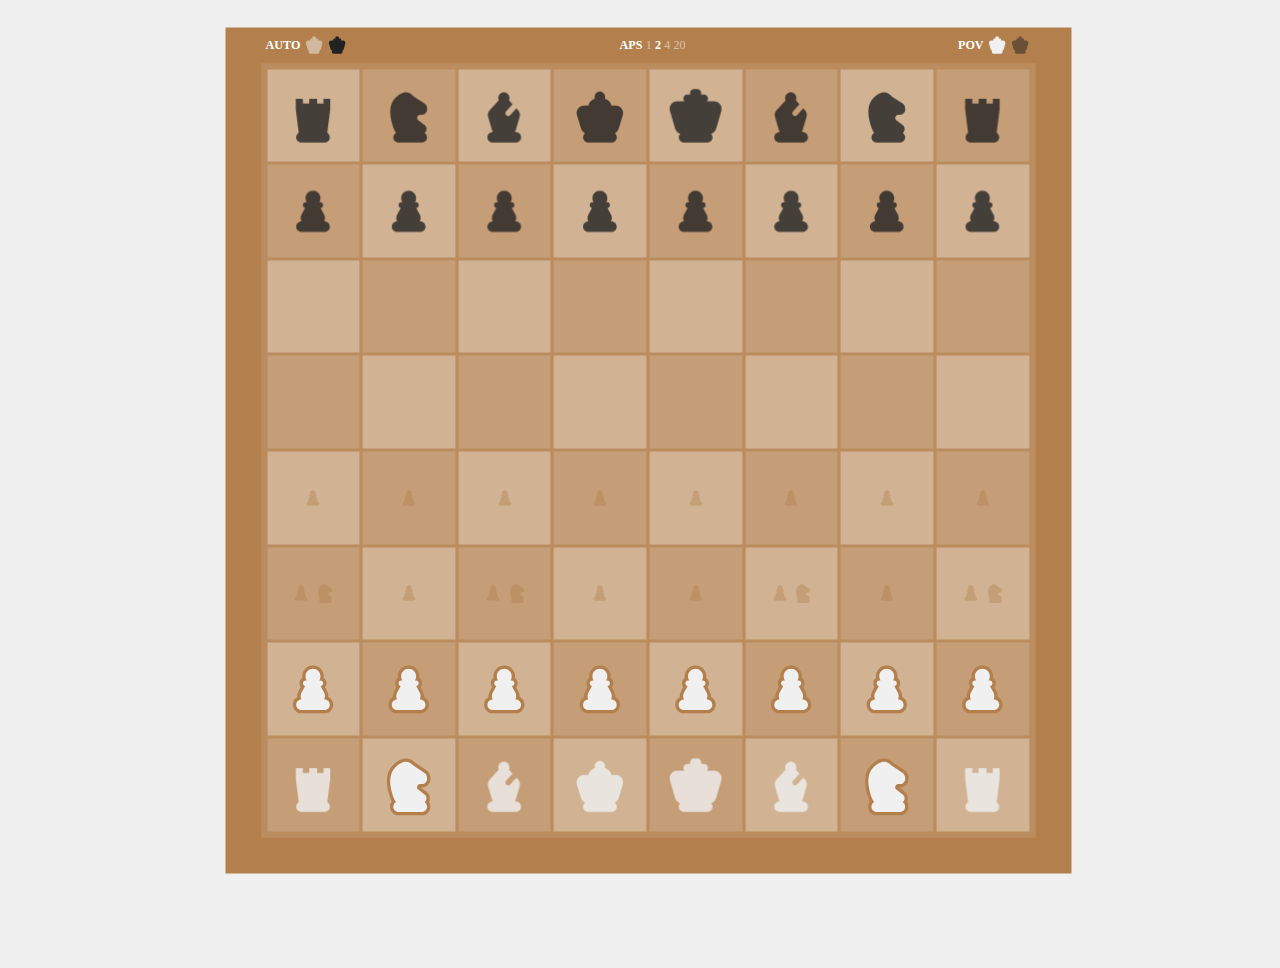
<file: Game/ChessAI/index.html>
<!DOCTYPE html>
<html lang="fr" >
<head>
  <meta charset="UTF-8">
  <title>ChessAI</title>
  <meta name="viewport" content="width=device-width, initial-scale=1"><link rel="stylesheet" href="https://public.codepenassets.com/css/normalize-5.0.0.min.css">
<link rel="stylesheet" href="./style.css">

</head>
<body>
<!-- partial:index.partial.html -->
<section id="view">
  <aside>
    <div>
      <h3 title="Autoplay">Auto</h3>
      <label for="white-random"><input type="checkbox" id="white-random" /><svg width="170" height="170" viewBox="0 0 170 170" fill="none" xmlns="http://www.w3.org/2000/svg" class="white"><use href="#king" /></svg></label>
      <label for="black-random"><input type="checkbox" id="black-random" checked /><svg width="170" height="170" viewBox="0 0 170 170" fill="none" xmlns="http://www.w3.org/2000/svg" class="black"><use href="#king" /></svg></label>
    </div>
    <div>
      <h3 title="Actions per Second">APS</h3>
      <label for="speed-slow"><input type="radio" name="speed" id="speed-slow" /><span>1</span></label>
      <label for="speed-medium"><input type="radio" name="speed" id="speed-medium" checked /><span>2</span></label>
      <label for="speed-fast"><input type="radio" name="speed" id="speed-fast" /><span>4</span></label>
      <label for="speed-asap"><input type="radio" name="speed" id="speed-asap" /><span>20</span></label>
    </div>
    <div>
      <h3 title="Point of View">POV</h3>
      <label for="white-perspective"><input type="radio" name="perspective" id="white-perspective" checked /><svg width="170" height="170" viewBox="0 0 170 170" fill="none" xmlns="http://www.w3.org/2000/svg" class="white"><use href="#king" /></svg></label>
      <label for="black-perspective"><input type="radio" name="perspective" id="black-perspective" /><svg width="170" height="170" viewBox="0 0 170 170" fill="none" xmlns="http://www.w3.org/2000/svg" class="black"><use href="#king" /></svg></label>
    </div>
  </aside>
  <div id="board"></div>
</section>

<svg aria-hidden style="display: none;" width="170" height="170" viewBox="0 0 170 170" fill="none" xmlns="http://www.w3.org/2000/svg">
  <g id="pawn">
    <path fill="var(--stroke)" d="M63.9596 75.8417L71.9157 80.049C73.2376 77.5492 73.3078 74.5734 72.1052 72.0141C70.9025 69.4547 68.5669 67.6094 65.7987 67.0316L63.9596 75.8417ZM53.8303 94.9961L61.7863 99.2034L61.7864 99.2034L53.8303 94.9961ZM53.2512 96.2739L44.7646 93.2777L44.7646 93.2777L53.2512 96.2739ZM54.1798 112V121C57.4071 121 60.3874 119.272 61.9907 116.471C63.5939 113.67 63.5747 110.225 61.9403 107.442L54.1798 112ZM114.82 112L107.06 107.442C105.425 110.225 105.406 113.67 107.009 116.471C108.613 119.272 111.593 121 114.82 121V112ZM115.749 96.2739L124.235 93.2776L124.235 93.2776L115.749 96.2739ZM115.17 94.9961L107.214 99.2034L107.214 99.2034L115.17 94.9961ZM105.111 75.9755L104.388 67.0046C101.37 67.2479 98.6777 68.9917 97.2213 71.6453C95.7649 74.2989 95.74 77.5069 97.1551 80.1828L105.111 75.9755ZM101.706 61L94.1937 56.0436C92.3701 58.8076 92.2116 62.3498 93.7811 65.2657C95.3506 68.1816 98.3945 70 101.706 70V61ZM68.294 61V70C71.6055 70 74.6494 68.1816 76.2189 65.2657C77.7884 62.3498 77.6299 58.8076 75.8063 56.0436L68.294 61ZM56.0036 71.6343L45.8743 90.7887L61.7864 99.2034L71.9157 80.049L56.0036 71.6343ZM45.8743 90.7887C45.5683 91.3674 45.1338 92.2321 44.7646 93.2777L61.7378 99.2702C61.7062 99.3598 61.685 99.4043 61.691 99.3911C61.6938 99.3851 61.7021 99.3674 61.718 99.3356C61.7341 99.3035 61.756 99.2608 61.7863 99.2034L45.8743 90.7887ZM44.7646 93.2777C43.8488 95.8717 40.5174 106.509 46.4192 116.558L61.9403 107.442C61.2075 106.194 60.9315 104.686 61.0138 103C61.0971 101.296 61.5308 99.8565 61.7378 99.2702L44.7646 93.2777ZM54.1798 103H54V121H54.1798V103ZM54 103C41.2975 103 31 113.297 31 126H49C49 123.239 51.2386 121 54 121V103ZM31 126C31 138.703 41.2974 149 54 149V131C51.2386 131 49 128.761 49 126H31ZM54 149H116V131H54V149ZM116 149C128.703 149 139 138.703 139 126H121C121 128.761 118.761 131 116 131V149ZM139 126C139 113.297 128.703 103 116 103V121C118.761 121 121 123.239 121 126H139ZM116 103H114.82V121H116V103ZM122.581 116.558C128.483 106.509 125.151 95.8716 124.235 93.2776L107.262 99.2702C107.469 99.8565 107.903 101.296 107.986 103C108.069 104.686 107.793 106.194 107.06 107.442L122.581 116.558ZM124.235 93.2776C123.866 92.2321 123.432 91.3674 123.126 90.7887L107.214 99.2034C107.244 99.2608 107.266 99.3035 107.282 99.3356C107.298 99.3674 107.306 99.3851 107.309 99.3912C107.315 99.4043 107.294 99.3598 107.262 99.2702L124.235 93.2776ZM123.126 90.7888L113.067 71.7681L97.1551 80.1828L107.214 99.2034L123.126 90.7888ZM103 68.5C103 67.7083 103.607 67.0675 104.388 67.0046L105.835 84.9463C114.328 84.2614 121 77.1644 121 68.5H103ZM104.5 70C103.672 70 103 69.3284 103 68.5H121C121 59.3873 113.613 52 104.5 52V70ZM101.706 70H104.5V52H101.706V70ZM109.218 65.9564C112.241 61.375 114 55.8793 114 50H96C96 52.248 95.3352 54.3134 94.1937 56.0436L109.218 65.9564ZM114 50C114 33.9837 101.016 21 85 21V39C91.0751 39 96 43.9249 96 50H114ZM85 21C68.9837 21 56 33.9837 56 50H74C74 43.9249 78.9249 39 85 39V21ZM56 50C56 55.8793 57.7591 61.375 60.7818 65.9564L75.8063 56.0436C74.6648 54.3134 74 52.248 74 50H56ZM65.5 70H68.294V52H65.5V70ZM67 68.5C67 69.3284 66.3284 70 65.5 70V52C56.3873 52 49 59.3873 49 68.5H67ZM65.7987 67.0316C66.4826 67.1743 67 67.7665 67 68.5H49C49 76.4618 54.6302 83.0882 62.1205 84.6518L65.7987 67.0316Z" />
    <path fill-rule="evenodd" clip-rule="evenodd" d="M63.9596 75.8417L53.8303 94.9961C53.6109 95.4111 53.4075 95.8312 53.2512 96.2739C52.4848 98.4448 50.4371 105.627 54.1798 112H54C46.268 112 40 118.268 40 126C40 133.732 46.268 140 54 140H116C123.732 140 130 133.732 130 126C130 118.268 123.732 112 116 112H114.82C118.563 105.627 116.515 98.4447 115.749 96.2739C115.592 95.8312 115.389 95.4111 115.17 94.9961L105.111 75.9755C108.967 75.6645 112 72.4364 112 68.5C112 64.3579 108.642 61 104.5 61H101.706C103.788 57.8442 105 54.0636 105 50C105 38.9543 96.0457 30 85 30C73.9543 30 65 38.9543 65 50C65 54.0636 66.2119 57.8442 68.294 61H65.5C61.3579 61 58 64.3579 58 68.5C58 72.1142 60.5564 75.1312 63.9596 75.8417Z" />
  </g>

  <g id="rook">
    <path fill="var(--stroke)" d="M96 40H105C105 35.0294 100.971 31 96 31V40ZM75 40V31C70.0294 31 66 35.0294 66 40H75ZM75 53L75 62C77.3869 62 79.6761 61.0518 81.364 59.364C83.0518 57.6761 84 55.387 84 53H75ZM58 53H49C49 57.9706 53.0294 62 58 62L58 53ZM58 40H67C67 35.0294 62.9706 31 58 31V40ZM39 40V31C34.0294 31 30 35.0294 30 40H39ZM39 69H30C30 69.379 30.0239 69.7577 30.0717 70.1337L39 69ZM46.8667 130.951L51.4589 138.691C54.5432 136.861 56.2467 133.375 55.795 129.817L46.8667 130.951ZM123.133 130.951L114.205 129.817C113.753 133.375 115.457 136.861 118.541 138.691L123.133 130.951ZM131 69L139.928 70.1338C139.976 69.7577 140 69.3791 140 69L131 69ZM131 40H140C140 35.0294 135.971 31 131 31V40ZM113 40V31C108.029 31 104 35.0294 104 40H113ZM113 53L113 62C115.387 62 117.676 61.0518 119.364 59.364C121.052 57.6761 122 55.387 122 53H113ZM96 53H87C87 57.9706 91.0294 62 96 62L96 53ZM96 31H75V49H96V31ZM66 40V53H84V40H66ZM75 44L58 44L58 62L75 62L75 44ZM67 53V40H49V53H67ZM58 31H39V49H58V31ZM30 40V69H48V40H30ZM30.0717 70.1337L37.9384 132.085L55.795 129.817L47.9283 67.8663L30.0717 70.1337ZM42.2745 123.211C35.5441 127.204 30.9998 134.566 30.9998 143H48.9998C48.9998 141.18 49.9671 139.576 51.4589 138.691L42.2745 123.211ZM30.9998 143C30.9998 155.703 41.2973 166 53.9998 166V148C51.2384 148 48.9998 145.761 48.9998 143H30.9998ZM53.9998 166H116V148H53.9998V166ZM116 166C128.702 166 139 155.703 139 143H121C121 145.761 118.761 148 116 148V166ZM139 143C139 134.567 134.456 127.204 127.725 123.211L118.541 138.691C120.033 139.576 121 141.18 121 143H139ZM132.061 132.085L139.928 70.1338L122.072 67.8662L114.205 129.817L132.061 132.085ZM140 69V40H122V69H140ZM131 31H113V49H131V31ZM104 40V53H122V40H104ZM113 44L96 44L96 62L113 62L113 44ZM105 53V40H87V53H105Z" />
    <path fill-rule="evenodd" clip-rule="evenodd" d="M96 40H75V53L58 53V40H39V69L46.8667 130.951C42.7556 133.39 39.9998 137.873 39.9998 143C39.9998 150.732 46.2678 157 53.9998 157H116C123.732 157 130 150.732 130 143C130 137.873 127.244 133.39 123.133 130.951L131 69V40H113V53L96 53V40Z" />
  </g>

  
  <g id="knight">
    <path fill="var(--stroke)" d="M49.1052 38.3193L55.4587 44.6937L55.4587 44.6937L49.1052 38.3193ZM94.2401 29.9368L87.874 36.2986L87.8741 36.2987L94.2401 29.9368ZM47.3161 124.557L55.6423 121.14L55.6423 121.14L47.3161 124.557ZM51.766 130.503L55.8329 138.532C58.5612 137.15 60.401 134.477 60.7176 131.435C61.0343 128.393 59.7845 125.399 57.3994 123.484L51.766 130.503ZM127.628 131.204L122.091 124.109C119.79 125.905 118.502 128.705 118.637 131.621C118.773 134.537 120.314 137.207 122.772 138.782L127.628 131.204ZM132.387 123.702L141.165 125.687L141.165 125.687L132.387 123.702ZM127.584 110.339L133.091 103.22L133.091 103.22L127.584 110.339ZM110.576 97.1821L105.069 104.301L105.069 104.301L110.576 97.1821ZM126.76 52.2539L121.858 59.802L121.858 59.802L126.76 52.2539ZM99.5001 34.552L104.402 27.0039L104.402 27.0039L99.5001 34.552ZM94.4956 30.1927L100.866 23.8348L100.866 23.8347L94.4956 30.1927ZM55.4587 44.6937C66.4763 33.7121 74.1214 31.8771 78.4041 32.0063C82.8219 32.1396 86.0037 34.427 87.874 36.2986L100.606 23.575C96.9524 19.9187 89.6658 14.3378 78.9468 14.0145C68.0925 13.6871 55.9323 18.8073 42.7516 31.9449L55.4587 44.6937ZM55.6423 121.14C51.8581 111.919 46.772 97.1895 45.3694 82.2455C43.9517 67.1402 46.4349 53.688 55.4587 44.6937L42.7516 31.9449C28.1598 46.4892 25.8204 66.5842 27.4482 83.9274C29.091 101.432 34.9182 118.052 38.99 127.974L55.6423 121.14ZM57.3994 123.484C56.6293 122.866 56.029 122.082 55.6423 121.14L38.99 127.974C40.5712 131.827 43.0657 135.061 46.1326 137.522L57.3994 123.484ZM53.0838 143C53.0838 141.063 54.183 139.368 55.8329 138.532L47.699 122.475C40.2331 126.256 35.0838 134.019 35.0838 143H53.0838ZM58.0838 148C55.3224 148 53.0838 145.761 53.0838 143H35.0838C35.0838 155.703 45.3812 166 58.0838 166V148ZM120.084 148H58.0838V166H120.084V148ZM125.084 143C125.084 145.761 122.845 148 120.084 148V166C132.786 166 143.084 155.703 143.084 143H125.084ZM122.772 138.782C124.181 139.685 125.084 141.24 125.084 143H143.084C143.084 134.852 138.84 127.7 132.484 123.627L122.772 138.782ZM123.608 121.717C123.387 122.695 122.843 123.522 122.091 124.109L133.165 138.3C137.095 135.233 140 130.837 141.165 125.687L123.608 121.717ZM122.077 117.458C123.372 118.459 123.969 120.121 123.608 121.717L141.165 125.687C143.069 117.265 139.92 108.503 133.091 103.22L122.077 117.458ZM105.069 104.301L122.077 117.458L133.091 103.22L116.083 90.0634L105.069 104.301ZM98.3876 90.6851C98.3876 96.0131 100.855 101.041 105.069 104.301L116.083 90.0634C116.275 90.2123 116.388 90.4418 116.388 90.6851H98.3876ZM115.602 73.471C106.095 73.471 98.3876 81.178 98.3876 90.6851H116.388C116.388 91.1191 116.036 91.471 115.602 91.471V73.471ZM120.815 73.471H115.602V91.471H120.815V73.471ZM125.243 69.0432C125.243 71.4886 123.261 73.471 120.815 73.471V91.471C133.202 91.471 143.243 81.4297 143.243 69.0432H125.243ZM125.243 66.0369V69.0432H143.243V66.0369H125.243ZM121.858 59.802C123.969 61.1731 125.243 63.5195 125.243 66.0369H143.243C143.243 57.4241 138.885 49.3965 131.661 44.7058L121.858 59.802ZM94.5985 42.1001L121.858 59.802L131.661 44.7058L104.402 27.0039L94.5985 42.1001ZM88.1255 36.5506C89.5726 38.0004 91.8096 40.2891 94.5985 42.1001L104.402 27.0039C103.476 26.4028 102.551 25.5233 100.866 23.8348L88.1255 36.5506ZM87.8741 36.2987C87.9569 36.3816 88.04 36.4649 88.1256 36.5506L100.866 23.8347C100.781 23.7498 100.694 23.6625 100.606 23.5749L87.8741 36.2987Z" />
    <path fill-rule="evenodd" clip-rule="evenodd" d="M94.2401 29.9368C88.716 24.409 73.3034 14.2001 49.1052 38.3193C25.4895 61.8579 39.4602 105.414 47.3161 124.557C48.3001 126.955 49.8475 128.963 51.766 130.503C47.208 132.812 44.0838 137.541 44.0838 143C44.0838 150.732 50.3518 157 58.0838 157H120.084C127.816 157 134.084 150.732 134.084 143C134.084 138.046 131.511 133.693 127.628 131.204C129.969 129.378 131.694 126.766 132.387 123.702C133.519 118.693 131.646 113.481 127.584 110.339L110.576 97.1821C108.565 95.6265 107.388 93.2275 107.388 90.6851C107.388 86.1486 111.065 82.471 115.602 82.471H120.815C128.231 82.471 134.243 76.4592 134.243 69.0432V66.0369C134.243 60.4718 131.427 55.2848 126.76 52.2539L99.5001 34.552C97.6428 33.3459 96.0618 31.7619 94.4956 30.1927C94.4104 30.1073 94.3252 30.022 94.2401 29.9368Z" />
  </g>
  
  <g id="bishop">
    <path fill="var(--stroke)" d="M97.7142 44.0856L89.4897 40.4306L87.1055 45.7955L91.0547 50.1396L97.7142 44.0856ZM107.204 54.5248L113.843 60.6014L119.386 54.5454L113.864 48.4708L107.204 54.5248ZM90.0638 73.2519L96.7027 79.3284L96.7027 79.3284L90.0638 73.2519ZM90.5325 83.8481L84.4559 90.4871L84.4559 90.4871L90.5325 83.8481ZM101.129 83.3795L107.768 89.456L107.768 89.456L101.129 83.3795ZM117.337 65.6709L123.997 59.6168L117.36 52.3162L110.698 59.5943L117.337 65.6709ZM122.204 71.0243L115.544 77.0783L115.544 77.0783L122.204 71.0243ZM126.158 88.1953L134.795 90.7267L134.795 90.7267L126.158 88.1953ZM115.792 123.563L107.155 121.031L107.155 121.031L115.792 123.563ZM113.283 128.798L105.902 123.648L96.0296 137.798H113.283V128.798ZM54.7167 128.798V137.798H71.9704L62.0977 123.648L54.7167 128.798ZM52.2081 123.563L60.8447 121.031L60.8447 121.031L52.2081 123.563ZM41.8417 88.1953L33.2051 90.7267L33.2051 90.7267L41.8417 88.1953ZM45.7961 71.0243L52.4556 77.0783L52.4556 77.0783L45.7961 71.0243ZM70.2858 44.0856L76.9453 50.1396L80.8945 45.7955L78.5103 40.4306L70.2858 44.0856ZM105.939 47.7406C107.267 44.7523 108 41.4498 108 38H90C90 38.8832 89.8148 39.6991 89.4897 40.4306L105.939 47.7406ZM113.864 48.4708L104.374 38.0315L91.0547 50.1396L100.545 60.5789L113.864 48.4708ZM96.7027 79.3284L113.843 60.6014L100.565 48.4483L83.4248 67.1754L96.7027 79.3284ZM96.609 77.2092C97.2201 77.7685 97.2621 78.7173 96.7027 79.3284L83.4248 67.1754C77.2722 73.8975 77.7338 84.3345 84.4559 90.4871L96.609 77.2092ZM94.4898 77.3029C95.0491 76.6918 95.9979 76.6499 96.609 77.2092L84.4559 90.4871C91.178 96.6397 101.615 96.1781 107.768 89.456L94.4898 77.3029ZM110.698 59.5943L94.4898 77.3029L107.768 89.456L123.976 71.7474L110.698 59.5943ZM128.863 64.9702L123.997 59.6168L110.678 71.7249L115.544 77.0783L128.863 64.9702ZM134.795 90.7267C137.442 81.6942 135.195 71.9349 128.863 64.9702L115.544 77.0783C117.655 79.3999 118.404 82.653 117.522 85.6638L134.795 90.7267ZM124.429 126.094L134.795 90.7267L117.522 85.6638L107.155 121.031L124.429 126.094ZM120.664 133.948C122.307 131.594 123.591 128.951 124.429 126.094L107.155 121.031C106.874 121.992 106.446 122.869 105.902 123.648L120.664 133.948ZM116 119.798H113.283V137.798H116V119.798ZM139 142.798C139 130.096 128.703 119.798 116 119.798V137.798C118.761 137.798 121 140.037 121 142.798H139ZM116 165.798C128.703 165.798 139 155.501 139 142.798H121C121 145.56 118.761 147.798 116 147.798V165.798ZM54 165.798H116V147.798H54V165.798ZM31 142.798C31 155.501 41.2974 165.798 54 165.798V147.798C51.2386 147.798 49 145.56 49 142.798H31ZM54 119.798C41.2975 119.798 31 130.096 31 142.798H49C49 140.037 51.2386 137.798 54 137.798V119.798ZM54.7167 119.798H54V137.798H54.7167V119.798ZM43.5714 126.094C44.4088 128.951 45.6929 131.594 47.3357 133.948L62.0977 123.648C61.5539 122.869 61.1262 121.992 60.8447 121.031L43.5714 126.094ZM33.2051 90.7267L43.5714 126.094L60.8447 121.031L50.4784 85.6638L33.2051 90.7267ZM39.1366 64.9702C32.8051 71.9349 30.5576 81.6942 33.2051 90.7267L50.4784 85.6638C49.5959 82.653 50.3451 79.3999 52.4556 77.0783L39.1366 64.9702ZM63.6264 38.0315L39.1366 64.9702L52.4556 77.0783L76.9453 50.1396L63.6264 38.0315ZM60 38C60 41.4498 60.7334 44.7523 62.0614 47.7406L78.5103 40.4306C78.1852 39.6991 78 38.8832 78 38H60ZM84 14C70.7452 14 60 24.7452 60 38H78C78 34.6863 80.6863 32 84 32V14ZM108 38C108 24.7452 97.2548 14 84 14V32C87.3137 32 90 34.6863 90 38H108Z" />
    <path fill-rule="evenodd" clip-rule="evenodd" d="M99 38C99 40.1665 98.5407 42.2257 97.7142 44.0856L107.204 54.5248L90.0638 73.2519C87.2671 76.3074 87.477 81.0515 90.5325 83.8481C93.588 86.6448 98.3321 86.435 101.129 83.3795L117.337 65.6709L122.204 71.0243C126.425 75.6674 127.923 82.1736 126.158 88.1953L115.792 123.563C115.233 125.471 114.377 127.231 113.283 128.798H116C123.732 128.798 130 135.066 130 142.798C130 150.53 123.732 156.798 116 156.798H54C46.268 156.798 40 150.53 40 142.798C40 135.066 46.268 128.798 54 128.798H54.7167C53.6234 127.231 52.7675 125.471 52.2081 123.563L41.8417 88.1953C40.0767 82.1736 41.5751 75.6674 45.7961 71.0243L70.2858 44.0856C69.4593 42.2257 69 40.1665 69 38C69 29.7157 75.7157 23 84 23C92.2843 23 99 29.7157 99 38Z" />
  </g>

  <g id="queen">
    <path fill="var(--stroke)" d="M98.3201 39.3222L89.7589 36.5462C88.2688 41.1416 90.6725 46.0937 95.2048 47.7659L98.3201 39.3222ZM71.6799 39.3222L74.7952 47.7659C79.3275 46.0937 81.7312 41.1416 80.2411 36.5462L71.6799 39.3222ZM54.2398 58V67C58.658 67 62.4228 63.7931 63.1253 59.4312L54.2398 58ZM23.8059 83.7931L32.42 81.1862L32.42 81.1862L23.8059 83.7931ZM34.7006 119.793L26.0864 122.4L26.0864 122.4L34.7006 119.793ZM45.4311 132.146L51.1198 139.12C53.5226 137.16 54.7472 134.101 54.3609 131.025C53.9746 127.948 52.0318 125.287 49.2191 123.982L45.4311 132.146ZM124.913 131.982L120.97 123.892C118.183 125.25 116.292 127.947 115.963 131.029C115.635 134.112 116.917 137.147 119.355 139.061L124.913 131.982ZM135.299 119.793L126.685 117.186L126.685 117.186L135.299 119.793ZM146.194 83.7932L137.58 81.1862L137.58 81.1862L146.194 83.7932ZM115.76 58L106.875 59.4312C107.577 63.7931 111.342 67 115.76 67V58ZM90 35C90 35.5543 89.9131 36.0707 89.7589 36.5462L106.881 42.0983C107.61 39.8513 108 37.4624 108 35H90ZM85 30C87.7614 30 90 32.2386 90 35H108C108 22.2975 97.7026 12 85 12V30ZM80 35C80 32.2386 82.2386 30 85 30V12C72.2975 12 62 22.2975 62 35H80ZM80.2411 36.5462C80.0869 36.0707 80 35.5543 80 35H62C62 37.4624 62.3902 39.8513 63.1188 42.0983L80.2411 36.5462ZM63.1253 59.4312C63.7988 55.2498 67.5604 50.4352 74.7952 47.7659L68.5647 30.8786C57.1112 35.1044 47.3444 44.2138 45.3544 56.5688L63.1253 59.4312ZM54.2398 49H42.9485V67H54.2398V49ZM42.9485 49C23.4932 49 9.55633 67.7789 15.1917 86.4001L32.42 81.1862C30.2825 74.123 35.5689 67 42.9485 67V49ZM15.1917 86.4001L26.0864 122.4L43.3148 117.186L32.42 81.1862L15.1917 86.4001ZM26.0864 122.4C28.5395 130.506 34.3182 136.911 41.643 140.31L49.2191 123.982C46.429 122.687 44.2438 120.256 43.3148 117.186L26.0864 122.4ZM39.7423 125.172C34.5896 129.375 31.2741 135.804 31.2741 143H49.2741C49.2741 141.44 49.978 140.051 51.1198 139.12L39.7423 125.172ZM31.2741 143C31.2741 155.703 41.5715 166 54.2741 166V148C51.5127 148 49.2741 145.761 49.2741 143H31.2741ZM54.2741 166H116.274V148H54.2741V166ZM116.274 166C128.977 166 139.274 155.703 139.274 143H121.274C121.274 145.761 119.036 148 116.274 148V166ZM139.274 143C139.274 135.648 135.815 129.099 130.471 124.904L119.355 139.061C120.54 139.991 121.274 141.407 121.274 143H139.274ZM128.856 140.073C135.943 136.619 141.516 130.321 143.914 122.4L126.685 117.186C125.777 120.186 123.67 122.576 120.97 123.892L128.856 140.073ZM143.914 122.4L154.808 86.4001L137.58 81.1862L126.685 117.186L143.914 122.4ZM154.808 86.4001C160.444 67.7789 146.507 49 127.052 49V67C134.431 67 139.718 74.123 137.58 81.1862L154.808 86.4001ZM127.052 49H115.76V67H127.052V49ZM95.2048 47.7659C102.44 50.4352 106.201 55.2498 106.875 59.4312L124.646 56.5688C122.656 44.2138 112.889 35.1044 101.435 30.8786L95.2048 47.7659Z" />
    <path fill-rule="evenodd" clip-rule="evenodd" d="M98.3201 39.3222C98.7615 37.961 99 36.5084 99 35C99 27.268 92.732 21 85 21C77.268 21 71 27.268 71 35C71 36.5084 71.2385 37.961 71.6799 39.3222C62.3358 42.7698 55.5716 49.7318 54.2398 58H42.9485C29.5311 58 19.9194 70.951 23.8059 83.7931L34.7006 119.793C36.3917 125.381 40.3736 129.799 45.4311 132.146C42.2838 134.713 40.2741 138.622 40.2741 143C40.2741 150.732 46.5421 157 54.2741 157H116.274C124.006 157 130.274 150.732 130.274 143C130.274 138.528 128.177 134.545 124.913 131.982C129.807 129.597 133.647 125.254 135.299 119.793L146.194 83.7932C150.081 70.951 140.469 58 127.052 58H115.76C114.428 49.7318 107.664 42.7698 98.3201 39.3222Z" />
  </g>
  
  <g id="king">
    <path fill="var(--stroke)" d="M71.3981 29V38C74.4851 38 77.3566 36.4179 79.0059 33.8085C80.6552 31.1991 80.8521 27.9265 79.5275 25.1382L71.3981 29ZM55.5392 47V56C59.196 56 62.4893 53.7874 63.8715 50.4019C65.2537 47.0165 64.4501 43.1312 61.8383 40.5718L55.5392 47ZM16.8101 72.5915L25.4512 70.0754L25.4512 70.0754L16.8101 72.5915ZM30.4959 119.592L39.137 117.075L39.137 117.075L30.4959 119.592ZM44.3251 133.266L50.7933 139.524C52.9992 137.244 53.8418 133.971 53.011 130.909C52.1801 127.848 49.7986 125.449 46.7427 124.597L44.3251 133.266ZM126.438 133.253L123.999 124.59C120.947 125.449 118.572 127.851 117.747 130.913C116.923 133.974 117.77 137.244 119.978 139.52L126.438 133.253ZM140.22 119.592L148.861 122.108L148.861 122.108L140.22 119.592ZM153.906 72.5915L145.265 70.0753L145.265 70.0753L153.906 72.5915ZM115.236 47L108.937 40.5718C106.325 43.1312 105.522 47.0165 106.904 50.4019C108.286 53.7874 111.579 56 115.236 56V47ZM99.3773 29L91.2479 25.1382C89.9233 27.9265 90.1202 31.1991 91.7695 33.8085C93.4188 36.4179 96.2903 38 99.3773 38V29ZM79.3877 24.5C79.3877 23.6716 80.0593 23 80.8877 23V5C70.1181 5 61.3877 13.7304 61.3877 24.5H79.3877ZM79.5275 25.1382C79.4407 24.9555 79.3877 24.7465 79.3877 24.5H61.3877C61.3877 27.4743 62.0598 30.3168 63.2688 32.8618L79.5275 25.1382ZM71.3981 20H62.8877V38H71.3981V20ZM62.8877 20C52.1181 20 43.3877 28.7304 43.3877 39.5H61.3877C61.3877 38.6716 62.0593 38 62.8877 38V20ZM43.3877 39.5C43.3877 44.9545 45.639 49.8994 49.2401 53.4282L61.8383 40.5718C61.5498 40.2891 61.3877 39.9216 61.3877 39.5H43.3877ZM55.5392 38H36.0125V56H55.5392V38ZM36.0125 38C16.6845 38 2.7653 56.5505 8.16895 75.1077L25.4512 70.0754C23.4015 63.0364 28.6812 56 36.0125 56V38ZM8.16895 75.1077L21.8548 122.108L39.137 117.075L25.4512 70.0754L8.16895 75.1077ZM21.8548 122.108C24.7108 131.916 32.4229 139.291 41.9074 141.936L46.7427 124.597C43.1399 123.592 40.2185 120.789 39.137 117.075L21.8548 122.108ZM37.8569 127.008C33.861 131.139 31.3877 136.79 31.3877 143H49.3877C49.3877 141.646 49.9143 140.433 50.7933 139.524L37.8569 127.008ZM31.3877 143C31.3877 155.703 41.6852 166 54.3877 166V148C51.6263 148 49.3877 145.761 49.3877 143H31.3877ZM54.3877 166H116.388V148H54.3877V166ZM116.388 166C129.09 166 139.388 155.703 139.388 143H121.388C121.388 145.761 119.149 148 116.388 148V166ZM139.388 143C139.388 136.779 136.906 131.119 132.898 126.987L119.978 139.52C120.859 140.429 121.388 141.643 121.388 143H139.388ZM128.876 141.917C138.33 139.256 146.012 131.893 148.861 122.108L131.579 117.075C130.5 120.781 127.59 123.579 123.999 124.59L128.876 141.917ZM148.861 122.108L162.547 75.1077L145.265 70.0753L131.579 117.075L148.861 122.108ZM162.547 75.1077C167.951 56.5504 154.032 38 134.704 38V56C142.035 56 147.315 63.0364 145.265 70.0753L162.547 75.1077ZM134.704 38H115.236V56H134.704V38ZM121.535 53.4282C125.136 49.8994 127.388 44.9545 127.388 39.5H109.388C109.388 39.9216 109.226 40.2891 108.937 40.5718L121.535 53.4282ZM127.388 39.5C127.388 28.7304 118.657 20 107.888 20V38C108.716 38 109.388 38.6716 109.388 39.5H127.388ZM107.888 20H99.3773V38H107.888V20ZM91.3877 24.5C91.3877 24.7465 91.3347 24.9555 91.2479 25.1382L107.507 32.8618C108.716 30.3168 109.388 27.4743 109.388 24.5H91.3877ZM89.8877 23C90.7161 23 91.3877 23.6716 91.3877 24.5H109.388C109.388 13.7304 100.657 5 89.8877 5V23ZM80.8877 23H89.8877V5H80.8877V23Z" />
    <path fill-rule="evenodd" clip-rule="evenodd" d="M80.8877 14C75.0887 14 70.3877 18.701 70.3877 24.5C70.3877 26.1104 70.7502 27.6361 71.3981 29H62.8877C57.0887 29 52.3877 33.701 52.3877 39.5C52.3877 42.438 53.5944 45.0942 55.5392 47H36.0125C22.6829 47 13.0834 59.7934 16.8101 72.5915L30.4959 119.592C32.4647 126.353 37.7814 131.441 44.3251 133.266C41.8876 135.786 40.3877 139.218 40.3877 143C40.3877 150.732 46.6557 157 54.3877 157H116.388C124.12 157 130.388 150.732 130.388 143C130.388 139.211 128.883 135.774 126.438 133.253C132.96 131.417 138.256 126.337 140.22 119.592L153.906 72.5915C157.633 59.7934 148.033 47 134.704 47H115.236C117.181 45.0942 118.388 42.438 118.388 39.5C118.388 33.701 113.687 29 107.888 29H99.3773C100.025 27.6361 100.388 26.1104 100.388 24.5C100.388 18.701 95.6867 14 89.8877 14H80.8877Z" />
  </g>
</svg>
<!-- partial -->
  <script  src="./script.js"></script>

</body>
</html>
</file>
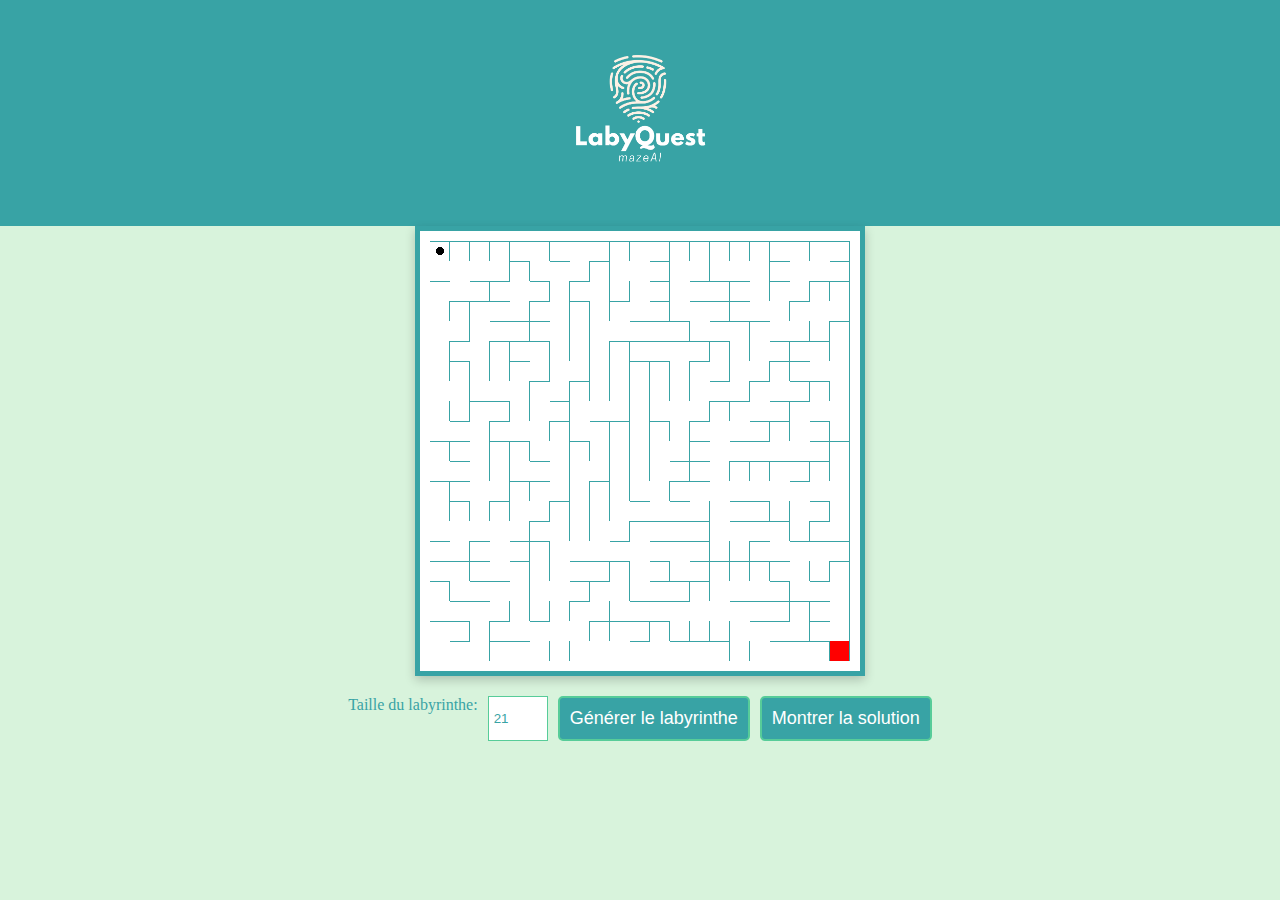
<file: Game/LabyQuest/index.html>
<!DOCTYPE html>
<html lang="fr">
<head>
  <meta charset="UTF-8">
  <meta name="viewport" content="width=device-width, initial-scale=1.0">
  <title>LabyQuest</title>
  <!-- Link to the CSS file -->
  <link rel="stylesheet" href="style.css">
</head>
<body>
  <header>
    <img src="LabyQuest-nb.png" alt="LabyQuest Logo" id="logo">
  </header>
  
  <main>
    <div id="maze-container"></div>
    <div id="controls">
      <label for="size">Taille du labyrinthe:</label>
      <input type="number" id="size" value="21" min="5" max="51" step="2">
      <button id="generate">Générer le labyrinthe</button>
      <button id="solve">Montrer la solution</button>
    </div>
  </main>
  
  <!-- Link to the JavaScript file -->
  <script src="script.js"></script>
</body>
</html>
</file>
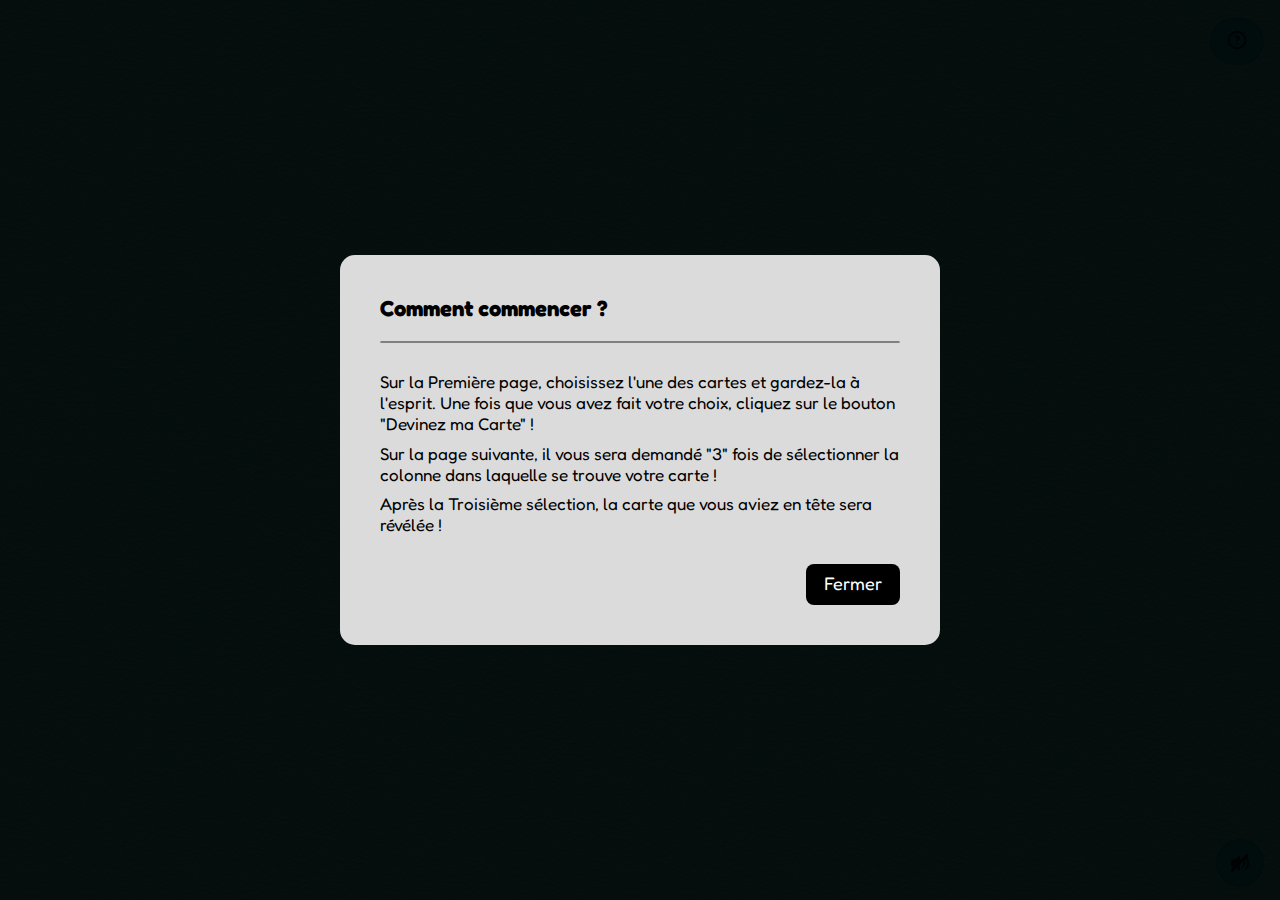
<file: Game/Legilimens/index.html>
<!DOCTYPE html>
<html lang="en">
<head>
    <meta name="google-site-verification" content="cr1efGqsh8oMB8NHNK5yK_s4SB894zmmZJw9HRhCme0" />
    <meta charset="UTF-8">
    <meta name="viewport" content="width=device-width, initial-scale=1.0">
    <title>Legilimens</title>
    <meta name="description" content='A simple but amazing 21 cards magic Trick!'>
    <meta property="og:url" content="https://praashoo7.github.io/21-Cards-Trick/"/>
    <meta property="og:title" content="21 Cards Trick" />
    <meta property="og:image" content="https://praashoo7.github.io/21-Cards-Trick/imgs/ReadMe-Images/OGImg.png"/>
    <meta property="og:description" content='Legilimens!'/>
    <meta name="twitter:card" content="summary_large_image"/>
    <meta name="twitter:image:alt" content="21-Cards-Trick Banner">
    <meta name="twitter:url" content="https://praashoo7.github.io/21-Cards-Trick/"/>
    <meta name="twitter:title" content="21-Cards-Trick"/>
    <meta name="twitter:description" content='Legilimens!'/>
    <meta name="twitter:image" content="https://praashoo7.github.io/21-Cards-Trick/imgs/ReadMe-Images/OGImg.png"/>
    <meta name="description" content='Legilimens!'/>
    <link rel="stylesheet" href="index.css">
    <link rel="icon" href="icons/mainIcon.ico?v=1">
</head>

<!-- Google tag (gtag.js) -->
<script async src="https://www.googletagmanager.com/gtag/js?id=G-L4THQ7KT4C"></script>
<script>
  window.dataLayer = window.dataLayer || [];
  function gtag(){dataLayer.push(arguments);}
  gtag('js', new Date());

  gtag('config', 'G-L4THQ7KT4C');
</script>

<body>

    <audio id="firstAudio" src="sounds/Big.mp3" preload="auto"></audio>
    <audio id="middleAudio" src="sounds/MIX.mp3"></audio>
    <audio id="lastAudio" src="sounds/LAST.mp3" preload="auto"></audio>

    <div class="bgImg" id="bgImg"></div>

    <div class="buttonSet">
        <button class="help" id="help" onclick="openHelp()">
            <svg viewBox="0 0 24 24" fill="none" xmlns="http://www.w3.org/2000/svg"><g id="SVGRepo_bgCarrier" stroke-width="0"></g><g id="SVGRepo_tracerCarrier" stroke-linecap="round" stroke-linejoin="round"></g><g id="SVGRepo_iconCarrier"> <path d="M21 12C21 16.9706 16.9706 21 12 21C7.02944 21 3 16.9706 3 12C3 7.02944 7.02944 3 12 3C16.9706 3 21 7.02944 21 12Z" stroke="#000000" stroke-width="2"></path> <path d="M10.5 8.67709C10.8665 8.26188 11.4027 8 12 8C13.1046 8 14 8.89543 14 10C14 10.9337 13.3601 11.718 12.4949 11.9383C12.2273 12.0064 12 12.2239 12 12.5V12.5V13" stroke="#000000" stroke-width="2" stroke-linecap="round" stroke-linejoin="round"></path> <path d="M12 16H12.01" stroke="#000000" stroke-width="2" stroke-linecap="round" stroke-linejoin="round"></path> </g></svg>
        </button>
        <div class="wantHelp">Aide?</div>
    </div>

    <div class="overlay" id="infoMain">
        <div class="info">
            <h1>Comment commencer ?</h1>
            <div class="divider"></div>
            <span>
                <li>Sur la Première page, choisissez l'une des cartes et gardez-la à l'esprit. Une fois que vous avez fait votre choix, cliquez sur le bouton "Devinez ma Carte" !</li>
                <li>Sur la page suivante, il vous sera demandé "3" fois de sélectionner la colonne dans laquelle se trouve votre carte !</li>
                <li>Après la Troisième sélection, la carte que vous aviez en tête sera révélée !</li>
            </span>
            <button onclick="closeHelp()" class="close" id="close">Fermer</button>
        </div>
    </div>

    <h1 class="mainH" id="mainH" onclick="window.location.reload()">21 Cards -<span> Legilimens</span></h1>

    <div class="main" id="main">
        <div class="allCards" id="allCards">
            <div class="mainPile" id="mainPile">
                <div class="front"></div>
            </div>
            <div class="cards" id="cards"></div>
            <button class="start" id="start" onclick="start()">
                Devinez ma Carte
            </button>
        </div>

        <div class="game" id="game">
            <div class="mainPile" id="mainPile">
                <div class="front"></div>
            </div>
            <div class="blocks">
                <div class="firstBlock" id="firstBlock">Première</div>
                <div class="secondBlock" id="secondBlock">Deuxième</div>
                <div class="thirdBlock" id="thirdBlock">Troisième</div>
            </div>
            <div class="radioButtons" id="radioButtons">
                <label>
                    Première
                    <input type="radio" id="col1" class="col" name="colSelect">
                    <span class="slider"></span>
                </label>
                <label>
                    Deuxième
                    <input type="radio" id="col2" class="col" name="colSelect">
                    <span class="slider"></span>
                </label>
                <label>
                    Troisième
                    <input type="radio" id="col3" class="col" name="colSelect">
                    <span class="slider"></span>
                </label>
            </div>
            <button class="submitSelection" id="submitSelection" onclick="submitSelection()">
                Soumettre la sélection
                <svg class="submitSelectionSVG" viewBox="0 0 24 24" fill="none" xmlns="http://www.w3.org/2000/svg"><g id="SVGRepo_bgCarrier" stroke-width="0"></g><g id="SVGRepo_tracerCarrier" stroke-linecap="round" stroke-linejoin="round"></g><g id="SVGRepo_iconCarrier"> <path fill-rule="evenodd" clip-rule="evenodd" d="M12.2929 4.29289C12.6834 3.90237 13.3166 3.90237 13.7071 4.29289L20.7071 11.2929C21.0976 11.6834 21.0976 12.3166 20.7071 12.7071L13.7071 19.7071C13.3166 20.0976 12.6834 20.0976 12.2929 19.7071C11.9024 19.3166 11.9024 18.6834 12.2929 18.2929L17.5858 13H4C3.44772 13 3 12.5523 3 12C3 11.4477 3.44772 11 4 11H17.5858L12.2929 5.70711C11.9024 5.31658 11.9024 4.68342 12.2929 4.29289Z" fill="#ffffff"></path> </g></svg>
            </button>
        </div>

        <div class="hypeUp" id="hypeUp">Votre carte est..</div>
        <div class="answer" id="answer"></div>
    
    </div>
    <div class="mainStepper"></div>

    <label class="muteCheck" for="checkboxMute" id="muteCheck">
        <input type="checkbox" id="checkboxMute">
        <div class="line" id="line"></div>
        <svg viewBox="0 0 24 24" xmlns="http://www.w3.org/2000/svg" id="sound-max" class="icon glyph"><g id="SVGRepo_bgCarrier" stroke-width="0"></g><g id="SVGRepo_tracerCarrier" stroke-linecap="round" stroke-linejoin="round"></g><g id="SVGRepo_iconCarrier"><path d="M18.36,19.36a1,1,0,0,1-.7-.29,1,1,0,0,1,0-1.41,8,8,0,0,0,0-11.32,1,1,0,0,1,1.41-1.41,10,10,0,0,1,0,14.14A1,1,0,0,1,18.36,19.36Z"></path><path d="M15.54,16.54a1,1,0,0,1-.71-.3,1,1,0,0,1,0-1.41,4,4,0,0,0,0-5.66,1,1,0,0,1,1.41-1.41,6,6,0,0,1,0,8.48A1,1,0,0,1,15.54,16.54Z"></path><path d="M11.38,4.08a1,1,0,0,0-1.09.21L6.59,8H4a2,2,0,0,0-2,2v4a2,2,0,0,0,2,2H6.59l3.7,3.71A1,1,0,0,0,11,20a.84.84,0,0,0,.38-.08A1,1,0,0,0,12,19V5A1,1,0,0,0,11.38,4.08Z"></path></g></svg>
        <div class="soundTip">Son</div>
    </label>

    <div class="small_device">
        <div class="small_device_card">
            <div class="small_device_text">
                Vous savez, si vous essayez maintenant de mettre une carte réelle sur votre écran, même celle-ci sera plus large que ce que vous avez là !<br>Svp, passez à un appareil plus grand.
            </div>
        </div>
    </div>

</body>
</html>

<script src="index.js"></script>
</file>
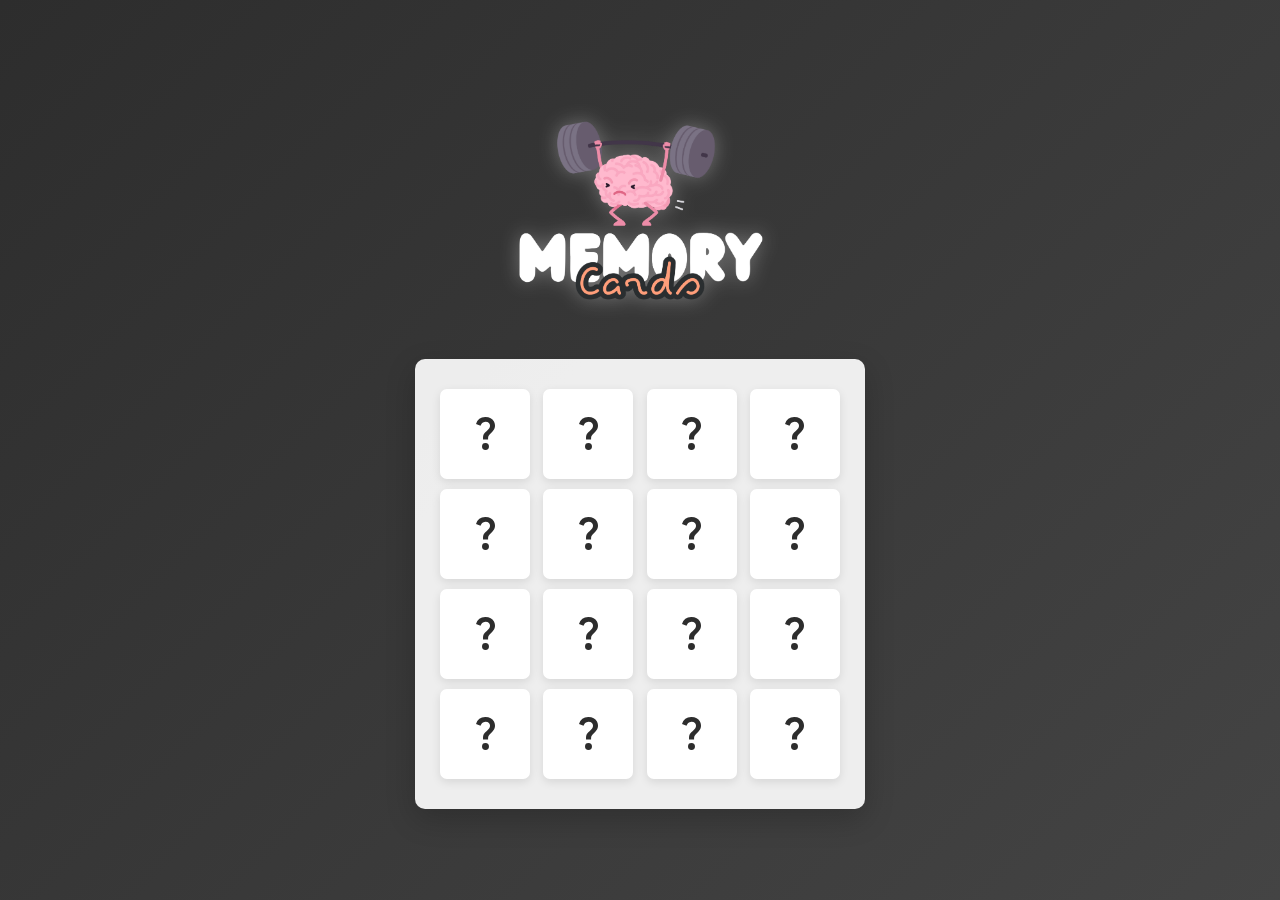
<file: Game/MemoryCards/index.html>
<!doctype html>
<html lang="fr"> 
 <head> 
  <meta charset="utf-8"> 
  <title>MemoryCards</title> 
	<link rel="icon" type="image/x-icon" href="favicon.ico">
  <link rel="stylesheet" href="style.css"> 
  <meta name="viewport" content="width=device-width, initial-scale=1.0"> 
 </head> 
 <body> 
  <div class="logo-container">
    <img src="favicon.png" alt="Memory Card Logo" class="game-logo">
  </div>
  <div class="wrapper"> 
   <ul class="cards"> 
    <li class="card"> 
     <div class="view front-view"> 
      <img src="images/que_icon2.svg" alt="icon"> 
     </div> 
     <div class="view back-view"> 
      <img src="images/img-1.png" alt="card-img"> 
     </div> </li> 
    <li class="card"> 
     <div class="view front-view"> 
      <img src="images/que_icon2.svg" alt="icon"> 
     </div> 
     <div class="view back-view"> 
      <img src="images/img-6.png" alt="card-img"> 
     </div> </li> 
    <li class="card"> 
     <div class="view front-view"> 
      <img src="images/que_icon2.svg" alt="icon"> 
     </div> 
     <div class="view back-view"> 
      <img src="images/img-3.png" alt="card-img"> 
     </div> </li> 
    <li class="card"> 
     <div class="view front-view"> 
      <img src="images/que_icon2.svg" alt="icon"> 
     </div> 
     <div class="view back-view"> 
      <img src="images/img-2.png" alt="card-img"> 
     </div> </li> 
    <li class="card"> 
     <div class="view front-view"> 
      <img src="images/que_icon2.svg" alt="icon"> 
     </div> 
     <div class="view back-view"> 
      <img src="images/img-1.png" alt="card-img"> 
     </div> </li> 
    <li class="card"> 
     <div class="view front-view"> 
      <img src="images/que_icon2.svg" alt="icon"> 
     </div> 
     <div class="view back-view"> 
      <img src="images/img-5.png" alt="card-img"> 
     </div> </li> 
    <li class="card"> 
     <div class="view front-view"> 
      <img src="images/que_icon2.svg" alt="icon"> 
     </div> 
     <div class="view back-view"> 
      <img src="images/img-2.png" alt="card-img"> 
     </div> </li> 
    <li class="card"> 
     <div class="view front-view"> 
      <img src="images/que_icon2.svg" alt="icon"> 
     </div> 
     <div class="view back-view"> 
      <img src="images/img-6.png" alt="card-img"> 
     </div> </li> 
    <li class="card"> 
     <div class="view front-view"> 
      <img src="images/que_icon2.svg" alt="icon"> 
     </div> 
     <div class="view back-view"> 
      <img src="images/img-3.png" alt="card-img"> 
     </div> </li> 
    <li class="card"> 
     <div class="view front-view"> 
      <img src="images/que_icon2.svg" alt="icon"> 
     </div> 
     <div class="view back-view"> 
      <img src="images/img-4.png" alt="card-img"> 
     </div> </li> 
    <li class="card"> 
     <div class="view front-view"> 
      <img src="images/que_icon2.svg" alt="icon"> 
     </div> 
     <div class="view back-view"> 
      <img src="images/img-5.png" alt="card-img"> 
     </div> </li> 
    <li class="card"> 
     <div class="view front-view"> 
      <img src="images/que_icon2.svg" alt="icon"> 
     </div> 
     <div class="view back-view"> 
      <img src="images/img-4.png" alt="card-img"> 
     </div> </li> 
    <li class="card"> 
     <div class="view front-view"> 
      <img src="images/que_icon2.svg" alt="icon"> 
     </div> 
     <div class="view back-view"> 
      <img src="images/img-4.png" alt="card-img"> 
     </div> </li> 
    <li class="card"> 
     <div class="view front-view"> 
      <img src="images/que_icon2.svg" alt="icon"> 
     </div> 
     <div class="view back-view"> 
      <img src="images/img-4.png" alt="card-img"> 
     </div> </li> 
    <li class="card"> 
     <div class="view front-view"> 
      <img src="images/que_icon2.svg" alt="icon"> 
     </div> 
     <div class="view back-view"> 
      <img src="images/img-4.png" alt="card-img"> 
     </div> </li> 
    <li class="card"> 
     <div class="view front-view"> 
      <img src="images/que_icon2.svg" alt="icon"> 
     </div> 
     <div class="view back-view"> 
      <img src="images/img-4.png" alt="card-img"> 
     </div> </li> 
   </ul> 
  </div> 
  <script src="script.js"></script> 
 
</body></html>
</file>
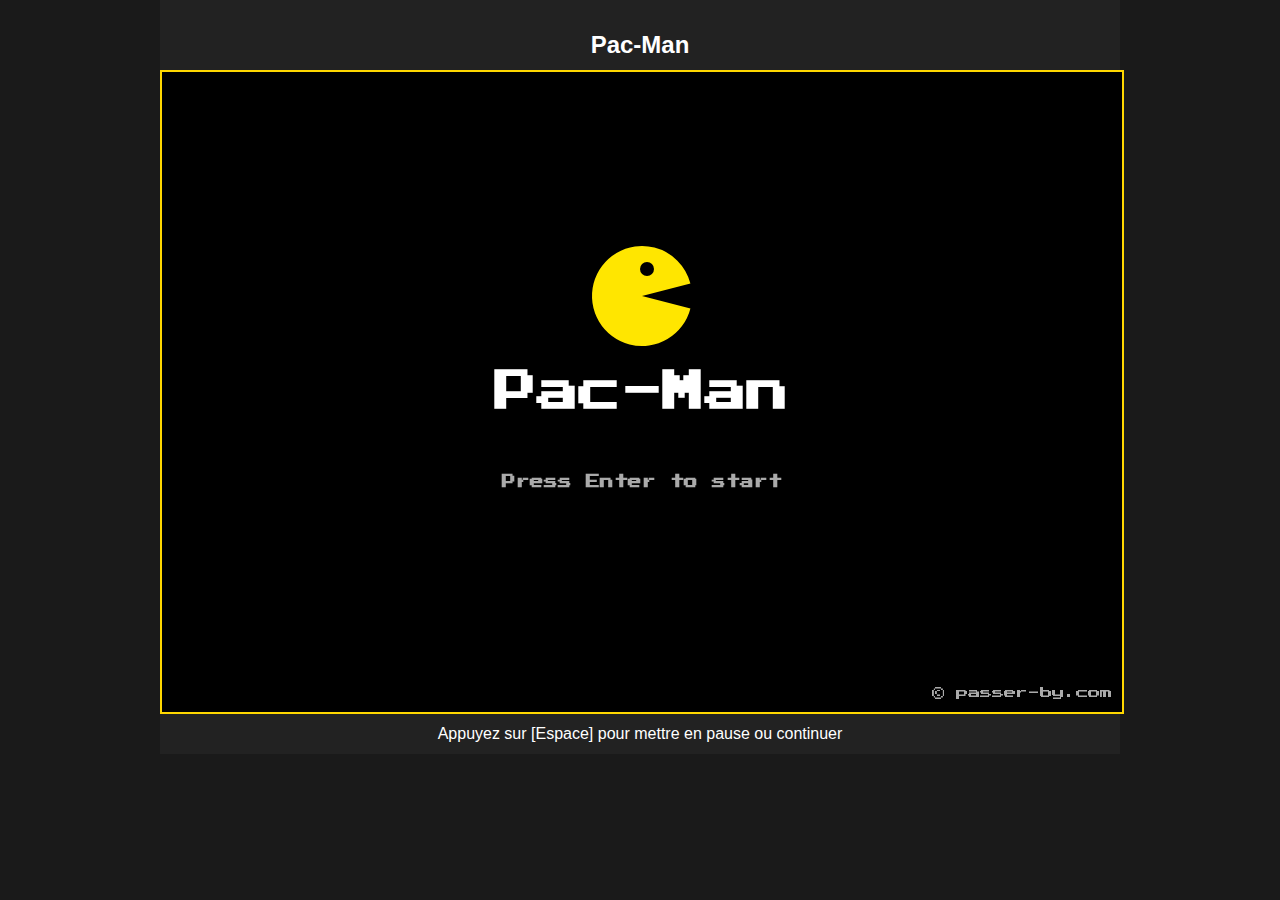
<file: Game/Pacman/index.html>
<html>
<head>
    <meta charset="utf8">
    <title>Pac-Man</title>
    <meta name="description" content="Pac-Man est un jeu d'arcade classique des années 80. Ce jeu utilise HTML5 pour une version améliorée avec plusieurs niveaux et une intelligence artificielle avancée pour les fantômes.">
    <meta name="keywords" content="Pac-Man, jeu d'arcade, HTML5, Javascript">
    <link rel="shortcut icon" href="favicon.png">
    <link rel="stylesheet" href="./static/style/index.css">
</head>
<body>
    <div class="wrapper">
        <div class="mod-panel">
            <div class="hd">
                <h1>Pac-Man</h1>
            </div>
            <div class="bd">
                <canvas id="canvas" width="960" height="640">Votre navigateur ne supporte pas le canvas.</canvas>
            </div>
            <div class="ft">
                <div class="info">
                    <p>Appuyez sur [Espace] pour mettre en pause ou continuer</p>
                </div>
            </div>
        </div>
    </div>
    <script src="./static/script/game.js"></script>
    <script src="./static/script/index.js"></script>
</body>
</html>
</file>
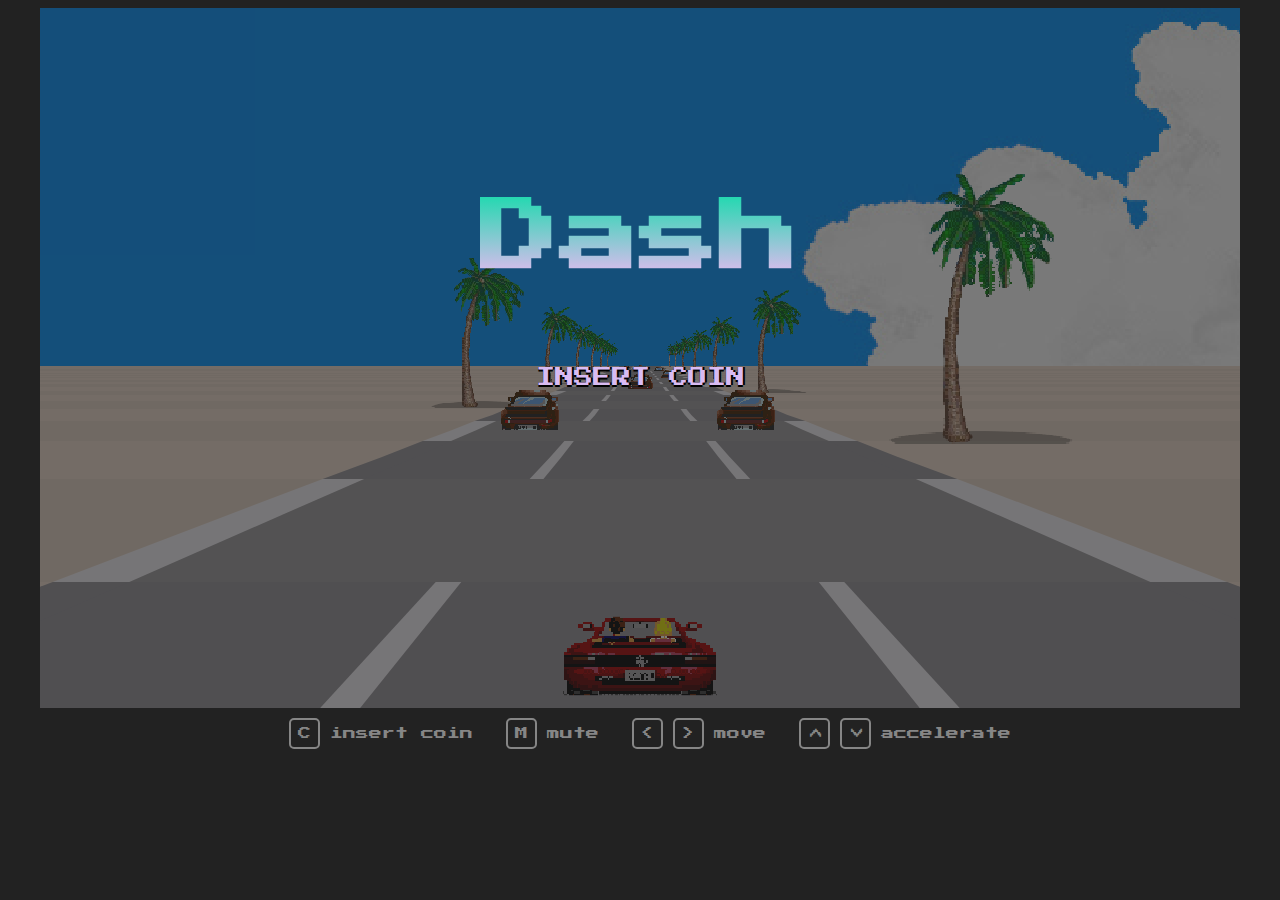
<file: Game/SpeedyVerse/index.html>
<!DOCTYPE html>
<html lang="fr">
  <head>
    <meta charset="UTF-8" />
    <title>SpeedyVerse</title>
<link rel="icon" href="icon.png">
    <link
      rel="stylesheet"
      href="https://fonts.googleapis.com/css?family=Press+Start+2P"
    />

    <style>
      body {
        background: #222;
        font-family: "Press Start 2P", monospace;
        font-smooth: never;
        height: 98vh;
      }

      /* UI */
      .topUI {
        position: absolute;
        z-index: 1000; /* need this cause clip-path changes stack context */
        transform: translate(-50%, 25px);
        text-shadow: -2px 0 black, 0 2px black, 2px 0 black, 0 -2px black;
        letter-spacing: 2px;
        color: #fff;
        font-size: 17px;
      }
      .topUI::before {
        display: inline-block;
        height: 17px;
        padding: 1px 2px;
        line-height: 19px;
        font-size: 17px;
        background: #fff;
        text-shadow: none;
        font-weight: 900;
        letter-spacing: 0;
        border-radius: 6px;
        margin-right: 30px;
        border: 2px solid #7dd8c9;
      }
      #time {
        left: 13%;
        color: #f4f430;
      }
      #time::before {
        content: "TIME";
        color: #f57214;
      }
      #score {
        left: 45%;
      }
      #score::before {
        content: "SCORE";
        color: #a61a9d;
      }
      #lap {
        left: 88%;
        width: 45%;
      }
      #lap::before {
        content: "LAP";
        color: #0082df;
      }

      #tacho {
        position: absolute;
        text-align: right;
        width: 23%;
        bottom: 5%;
        z-index: 2000;
        color: #e62e13;
        text-shadow: -2px 0 black, 0 2px black, 2px 0 black, 0 -2px black;
        letter-spacing: 2px;
        font-size: 23px;
      }
      #tacho::after {
        content: "km/h";
        color: #fab453;
        font-size: 18px;
        margin-left: 5px;
      }

      /*
  road
*/
      #game {
        width: 1200;
        height: 700;
        position: relative;
        margin: 0 auto;
        overflow: hidden;
        background: #222;
        user-select: none;
        transition: opacity 10s;
      }
      #road {
        transition: opacity 2s;
        transition-timing-function: steps(8, end);
      }
      #road * {
        position: absolute;
        image-rendering: pixelated;
      }
      #hero {
        background-repeat: no-repeat;
        background-position: -110px 0;
        z-index: 2000;
        transform: scale(1.4);
      }
      #cloud {
        background-size: auto 100%;
        width: 100%;
        height: 57%;
      }

      /*
  home
*/
      #road {
        position: absolute;
        width: 100%;
        height: 100%;
      }

      #home {
        position: absolute;
        color: #fff;
        width: 100%;
        height: 100%;

        z-index: 1000; /* need this cause clip-path changes stack context */
      }

      #highscore {
        position: absolute;
        width: 100%;
        height: 20%;
        bottom: 0;
        column-count: 3;
        column-fill: auto;
      }

      #highscore * {
        color: #9e95a8;
        margin: 0 0 6px 27px;
      }

      h1 {
        position: absolute;
        left: 50%;
        top: 25%;
        transform: translate(-50%, -50%);
        font-size: 5em;

        background: -webkit-linear-gradient(#25d8b1, #e2bbf0);
        -webkit-background-clip: text;
        -webkit-text-fill-color: transparent;
      }

      #text {
        position: absolute;
        left: 50%;
        top: 50%;
        transform: translate(-50%, -50%);
        font-size: 1.2em;
        color: #d9bbf3;
        text-shadow: 0 0 black, 0 2px black, 2px 0 black, 0 0 black;
      }

      .blink {
        animation: blinker 2s steps(4, end) infinite;
      }
      @keyframes blinker {
        50% {
          opacity: 0;
        }
      }

      /*
  Guide
*/
      #controls {
        color: #868686;
        font-size: 13px;
        line-height: 13px;
        margin: 10px;
        text-align: center;
      }
      #controls > span {
        margin-left: 20px;
      }
      #controls > span > span {
        border: 2px solid #868686;
        border-radius: 5px;
        padding: 7px;
        margin-right: 10px;
        display: inline-block;
      }
      #controls > span:last-child > span {
        transform: rotate(90deg);
      }
    </style>

    <script>
      window.console = window.console || function (t) {};
    </script>

    <script>
      if (document.location.search.match(/type=embed/gi)) {
        window.parent.postMessage("resize", "*");
      }
    </script>
  </head>

  <body translate="no">
    <div id="game">
      <div id="road">
        <div id="cloud"></div>
        <div id="hero"></div>
      </div>

      <div id="hud">
        <span id="time" class="topUI">0</span>
        <span id="score" class="topUI">0</span>
        <span id="lap" class="topUI">0'00"000</span>
        <span id="tacho">0</span>
      </div>

      <div id="home">
        <h1>Dash</h1>
        <p id="text"></p>

        <div id="highscore"></div>
      </div>
    </div>

    <div id="controls">
      <span><span>C</span>insert coin</span>
      <span><span>M</span>mute</span>
      <span><span>&lt;</span><span>&gt;</span>move</span>
      <span><span>&lt;</span><span>&gt;</span>accelerate</span>
    </div>
    <script src="javascript/1.js"></script>

    <script id="rendered-js">
      // ------------------------------------------------------------
      // assets
      // ------------------------------------------------------------

      const ASSETS = {
        COLOR: {
          TAR: ["#959298", "#9c9a9d"],
          RUMBLE: ["#959298", "#f5f2f6"],
          GRASS: ["#eedccd", "#e6d4c5"],
        },

        IMAGE: {
          TREE: {
            src: "images/tree.png",
            width: 132,
            height: 192,
          },

          HERO: {
            src: "images/hero.png",
            width: 110,
            height: 56,
          },

          CAR: {
            src: "images/car04.png",
            width: 50,
            height: 36,
          },

          FINISH: {
            src: "images/finish.png",
            width: 339,
            height: 180,
            offset: -0.5,
          },

          SKY: {
            src: "images/cloud.jpg",
          },
        },

        AUDIO: {
          theme:
            "https://s3-us-west-2.amazonaws.com/s.cdpn.io/155629/theme.mp3",
          engine:
            "https://s3-us-west-2.amazonaws.com/s.cdpn.io/155629/engine.wav",
          honk: "https://s3-us-west-2.amazonaws.com/s.cdpn.io/155629/honk.wav",
          beep: "https://s3-us-west-2.amazonaws.com/s.cdpn.io/155629/beep.wav",
        },
      };

      // ------------------------------------------------------------
      // helper functions
      // ------------------------------------------------------------

      Number.prototype.pad = function (numZeros, char = 0) {
        let n = Math.abs(this);
        let zeros = Math.max(0, numZeros - Math.floor(n).toString().length);
        let zeroString = Math.pow(10, zeros)
          .toString()
          .substr(1)
          .replace(0, char);
        return zeroString + n;
      };

      Number.prototype.clamp = function (min, max) {
        return Math.max(min, Math.min(this, max));
      };

      const timestamp = (_) => new Date().getTime();
      const accelerate = (v, accel, dt) => v + accel * dt;
      const isCollide = (x1, w1, x2, w2) => (x1 - x2) ** 2 <= (w2 + w1) ** 2;

      function getRand(min, max) {
        return (Math.random() * (max - min) + min) | 0;
      }

      function randomProperty(obj) {
        let keys = Object.keys(obj);
        return obj[keys[(keys.length * Math.random()) << 0]];
      }

      function drawQuad(element, layer, color, x1, y1, w1, x2, y2, w2) {
        element.style.zIndex = layer;
        element.style.background = color;
        element.style.top = y2 + `px`;
        element.style.left = x1 - w1 / 2 - w1 + `px`;
        element.style.width = w1 * 3 + `px`;
        element.style.height = y1 - y2 + `px`;

        let leftOffset = w1 + x2 - x1 + Math.abs(w2 / 2 - w1 / 2);
        element.style.clipPath = `polygon(${leftOffset}px 0, ${
          leftOffset + w2
        }px 0, 66.66% 100%, 33.33% 100%)`;
      }

      const KEYS = {};
      const keyUpdate = (e) => {
        KEYS[e.code] = e.type === `keydown`;
        e.preventDefault();
      };
      addEventListener(`keydown`, keyUpdate);
      addEventListener(`keyup`, keyUpdate);

      function sleep(ms) {
        return new Promise(function (resolve, reject) {
          setTimeout((_) => resolve(), ms);
        });
      }

      // ------------------------------------------------------------
      // objects
      // ------------------------------------------------------------

      class Line {
        constructor() {
          this.x = 0;
          this.y = 0;
          this.z = 0;

          this.X = 0;
          this.Y = 0;
          this.W = 0;

          this.curve = 0;
          this.scale = 0;

          this.elements = [];
          this.special = null;
        }

        project(camX, camY, camZ) {
          this.scale = camD / (this.z - camZ);
          this.X = (1 + this.scale * (this.x - camX)) * halfWidth;
          this.Y = Math.ceil(((1 - this.scale * (this.y - camY)) * height) / 2);
          this.W = this.scale * roadW * halfWidth;
        }

        clearSprites() {
          for (let e of this.elements) e.style.background = "transparent";
        }

        drawSprite(depth, layer, sprite, offset) {
          let destX = this.X + this.scale * halfWidth * offset;
          let destY = this.Y + 4;
          let destW = (sprite.width * this.W) / 265;
          let destH = (sprite.height * this.W) / 265;

          destX += destW * offset;
          destY += destH * -1;

          let obj = layer instanceof Element ? layer : this.elements[layer + 6];
          obj.style.background = `url('${sprite.src}') no-repeat`;
          obj.style.backgroundSize = `${destW}px ${destH}px`;
          obj.style.left = destX + `px`;
          obj.style.top = destY + `px`;
          obj.style.width = destW + `px`;
          obj.style.height = destH + `px`;
          obj.style.zIndex = depth;
        }
      }

      class Car {
        constructor(pos, type, lane) {
          this.pos = pos;
          this.type = type;
          this.lane = lane;

          var element = document.createElement("div");
          road.appendChild(element);
          this.element = element;
        }
      }

      class Audio {
        constructor() {
          this.audioCtx = new AudioContext();

          // volume
          this.destination = this.audioCtx.createGain();
          this.volume = 1;
          this.destination.connect(this.audioCtx.destination);

          this.files = {};

          let _self = this;
          this.load(ASSETS.AUDIO.theme, "theme", function (key) {
            let source = _self.audioCtx.createBufferSource();
            source.buffer = _self.files[key];

            let gainNode = _self.audioCtx.createGain();
            gainNode.gain.value = 0.6;
            source.connect(gainNode);
            gainNode.connect(_self.destination);

            source.loop = true;
            source.start(0);
          });
        }

        get volume() {
          return this.destination.gain.value;
        }

        set volume(level) {
          this.destination.gain.value = level;
        }

        play(key, pitch) {
          if (this.files[key]) {
            let source = this.audioCtx.createBufferSource();
            source.buffer = this.files[key];
            source.connect(this.destination);
            if (pitch) source.detune.value = pitch;
            source.start(0);
          } else this.load(key, () => this.play(key));
        }

        load(src, key, callback) {
          let _self = this;
          let request = new XMLHttpRequest();
          request.open("GET", src, true);
          request.responseType = "arraybuffer";
          request.onload = function () {
            _self.audioCtx.decodeAudioData(
              request.response,
              function (beatportBuffer) {
                _self.files[key] = beatportBuffer;
                callback(key);
              },
              function () {}
            );
          };
          request.send();
        }
      }

      // ------------------------------------------------------------
      // global varriables
      // ------------------------------------------------------------

      const highscores = [];

      const width = 1200;
      const halfWidth = width / 2;
      const height = 700;
      const roadW = 4000;
      const segL = 200;
      const camD = 0.2;
      const H = 1500;
      const N = 70;

      const maxSpeed = 200;
      const accel = 38;
      const breaking = -80;
      const decel = -40;
      const maxOffSpeed = 40;
      const offDecel = -70;
      const enemy_speed = 8;
      const hitSpeed = 20;

      const LANE = {
        A: -2.3,
        B: -0.5,
        C: 1.2,
      };

      const mapLength = 15000;

      // loop
      let then = timestamp();
      const targetFrameRate = 1000 / 25; // in ms

      let audio;

      // game
      let inGame,
        start,
        playerX,
        speed,
        scoreVal,
        pos,
        cloudOffset,
        sectionProg,
        mapIndex,
        countDown;
      let lines = [];
      let cars = [];

      // ------------------------------------------------------------
      // map
      // ------------------------------------------------------------

      function getFun(val) {
        return (i) => val;
      }

      function genMap() {
        let map = [];

        for (var i = 0; i < mapLength; i += getRand(0, 50)) {
          let section = {
            from: i,
            to: (i = i + getRand(300, 600)),
          };

          let randHeight = getRand(-5, 5);
          let randCurve = getRand(5, 30) * (Math.random() >= 0.5 ? 1 : -1);
          let randInterval = getRand(20, 40);

          if (Math.random() > 0.9)
            Object.assign(section, {
              curve: (_) => randCurve,
              height: (_) => randHeight,
            });
          else if (Math.random() > 0.8)
            Object.assign(section, {
              curve: (_) => 0,
              height: (i) => Math.sin(i / randInterval) * 1000,
            });
          else if (Math.random() > 0.8)
            Object.assign(section, {
              curve: (_) => 0,
              height: (_) => randHeight,
            });
          else
            Object.assign(section, {
              curve: (_) => randCurve,
              height: (_) => 0,
            });

          map.push(section);
        }

        map.push({
          from: i,
          to: i + N,
          curve: (_) => 0,
          height: (_) => 0,
          special: ASSETS.IMAGE.FINISH,
        });
        map.push({ from: Infinity });
        return map;
      }

      let map = genMap();

      // ------------------------------------------------------------
      // additional controls
      // ------------------------------------------------------------

      addEventListener(`keyup`, function (e) {
        if (e.code === "Semicolon") {
          e.preventDefault();

          audio.volume = audio.volume === 0 ? 1 : 0;
          return;
        }

        if (e.code === "KeyC") {
          e.preventDefault();

          if (inGame) return;

          sleep(0)
            .then((_) => {
              text.classList.remove("blink");
              text.innerText = 3;
              audio.play("beep");
              return sleep(1000);
            })
            .then((_) => {
              text.innerText = 2;
              audio.play("beep");
              return sleep(1000);
            })
            .then((_) => {
              reset();

              home.style.display = "none";

              road.style.opacity = 1;
              hero.style.display = "block";
              hud.style.display = "block";

              audio.play("beep", 500);

              inGame = true;
            });

          return;
        }

        if (e.code === "Escape") {
          e.preventDefault();

          reset();
        }
      });

      // ------------------------------------------------------------
      // game loop
      // ------------------------------------------------------------

      function update(step) {
        // prepare this iteration
        pos += speed;
        while (pos >= N * segL) pos -= N * segL;
        while (pos < 0) pos += N * segL;

        var startPos = (pos / segL) | 0;
        let endPos = (startPos + N - 1) % N;

        scoreVal += speed * step;
        countDown -= step;

        // left / right position
        playerX -= (lines[startPos].curve / 5000) * step * speed;

        if (KEYS.ArrowRight)
          (hero.style.backgroundPosition = "-220px 0"),
            (playerX += 0.007 * step * speed);
        else if (KEYS.ArrowLeft)
          (hero.style.backgroundPosition = "0 0"),
            (playerX -= 0.007 * step * speed);
        else hero.style.backgroundPosition = "-110px 0";

        playerX = playerX.clamp(-3, 3);

        // speed

        if (inGame && KEYS.ArrowUp) speed = accelerate(speed, accel, step);
        else if (KEYS.ArrowDown) speed = accelerate(speed, breaking, step);
        else speed = accelerate(speed, decel, step);

        if (Math.abs(playerX) > 0.55 && speed >= maxOffSpeed) {
          speed = accelerate(speed, offDecel, step);
        }

        speed = speed.clamp(0, maxSpeed);

        // update map
        let current = map[mapIndex];
        let use = current.from < scoreVal && current.to > scoreVal;
        if (use) sectionProg += speed * step;
        lines[endPos].curve = use ? current.curve(sectionProg) : 0;
        lines[endPos].y = use ? current.height(sectionProg) : 0;
        lines[endPos].special = null;

        if (current.to <= scoreVal) {
          mapIndex++;
          sectionProg = 0;

          lines[endPos].special = map[mapIndex].special;
        }

        // win / lose + UI

        if (!inGame) {
          speed = accelerate(speed, breaking, step);
          speed = speed.clamp(0, maxSpeed);
        } else if (countDown <= 0 || lines[startPos].special) {
          tacho.style.display = "none";

          home.style.display = "block";
          road.style.opacity = 0.4;
          text.innerText = "INSERT COIN";

          highscores.push(lap.innerText);
          highscores.sort();
          updateHighscore();

          inGame = false;
        } else {
          time.innerText = (countDown | 0).pad(3);
          score.innerText = (scoreVal | 0).pad(8);
          tacho.innerText = speed | 0;

          let cT = new Date(timestamp() - start);
          lap.innerText = `${cT.getMinutes()}'${cT.getSeconds().pad(2)}"${cT
            .getMilliseconds()
            .pad(3)}`;
        }

        // sound
        if (speed > 0) audio.play("engine", speed * 4);

        // draw cloud
        cloud.style.backgroundPosition = `${
          (cloudOffset -= lines[startPos].curve * step * speed * 0.13) | 0
        }px 0`;

        // other cars
        for (let car of cars) {
          car.pos = (car.pos + enemy_speed * step) % N;

          // respawn
          if ((car.pos | 0) === endPos) {
            if (speed < 30) car.pos = startPos;
            else car.pos = endPos - 2;
            car.lane = randomProperty(LANE);
          }

          // collision
          const offsetRatio = 5;
          if (
            (car.pos | 0) === startPos &&
            isCollide(playerX * offsetRatio + LANE.B, 0.5, car.lane, 0.5)
          ) {
            speed = Math.min(hitSpeed, speed);
            if (inGame) audio.play("honk");
          }
        }

        // draw road
        let maxy = height;
        let camH = H + lines[startPos].y;
        let x = 0;
        let dx = 0;

        for (let n = startPos; n < startPos + N; n++) {
          let l = lines[n % N];
          let level = N * 2 - n;

          // update view
          l.project(
            playerX * roadW - x,
            camH,
            startPos * segL - (n >= N ? N * segL : 0)
          );
          x += dx;
          dx += l.curve;

          // clear assets
          l.clearSprites();

          // first draw section assets
          if (n % 10 === 0) l.drawSprite(level, 0, ASSETS.IMAGE.TREE, -2);
          if ((n + 5) % 10 === 0)
            l.drawSprite(level, 0, ASSETS.IMAGE.TREE, 1.3);

          if (l.special)
            l.drawSprite(level, 0, l.special, l.special.offset || 0);

          for (let car of cars)
            if ((car.pos | 0) === n % N)
              l.drawSprite(level, car.element, car.type, car.lane);

          // update road

          if (l.Y >= maxy) continue;
          maxy = l.Y;

          let even = ((n / 2) | 0) % 2;
          let grass = ASSETS.COLOR.GRASS[even * 1];
          let rumble = ASSETS.COLOR.RUMBLE[even * 1];
          let tar = ASSETS.COLOR.TAR[even * 1];

          let p = lines[(n - 1) % N];

          drawQuad(
            l.elements[0],
            level,
            grass,
            width / 4,
            p.Y,
            halfWidth + 2,
            width / 4,
            l.Y,
            halfWidth
          );
          drawQuad(
            l.elements[1],
            level,
            grass,
            (width / 4) * 3,
            p.Y,
            halfWidth + 2,
            (width / 4) * 3,
            l.Y,
            halfWidth
          );

          drawQuad(
            l.elements[2],
            level,
            rumble,
            p.X,
            p.Y,
            p.W * 1.15,
            l.X,
            l.Y,
            l.W * 1.15
          );
          drawQuad(l.elements[3], level, tar, p.X, p.Y, p.W, l.X, l.Y, l.W);

          if (!even) {
            drawQuad(
              l.elements[4],
              level,
              ASSETS.COLOR.RUMBLE[1],
              p.X,
              p.Y,
              p.W * 0.4,
              l.X,
              l.Y,
              l.W * 0.4
            );
            drawQuad(
              l.elements[5],
              level,
              tar,
              p.X,
              p.Y,
              p.W * 0.35,
              l.X,
              l.Y,
              l.W * 0.35
            );
          }
        }
      }

      // ------------------------------------------------------------
      // init
      // ------------------------------------------------------------

      function reset() {
        inGame = false;

        start = timestamp();
        countDown = map[map.length - 2].to / 130 + 10;

        playerX = 0;
        speed = 0;
        scoreVal = 0;

        pos = 0;
        cloudOffset = 0;
        sectionProg = 0;
        mapIndex = 0;

        for (let line of lines) line.curve = line.y = 0;

        text.innerText = "INSERT COIN";
        text.classList.add("blink");

        road.style.opacity = 0.4;
        hud.style.display = "none";
        home.style.display = "block";
        tacho.style.display = "block";
      }

      function updateHighscore() {
        let hN = Math.min(12, highscores.length);
        for (let i = 0; i < hN; i++) {
          highscore.children[i].innerHTML = `${(i + 1).pad(2, "&nbsp;")}. ${
            highscores[i]
          }`;
        }
      }

      function init() {
        game.style.width = width + "px";
        game.style.height = height + "px";

        hero.style.top = height - 80 + "px";
        hero.style.left = halfWidth - ASSETS.IMAGE.HERO.width / 2 + "px";
        hero.style.background = `url(${ASSETS.IMAGE.HERO.src})`;
        hero.style.width = `${ASSETS.IMAGE.HERO.width}px`;
        hero.style.height = `${ASSETS.IMAGE.HERO.height}px`;

        cloud.style.backgroundImage = `url(${ASSETS.IMAGE.SKY.src})`;

        audio = new Audio();
        Object.keys(ASSETS.AUDIO).forEach((key) =>
          audio.load(ASSETS.AUDIO[key], key, (_) => 0)
        );

        cars.push(new Car(0, ASSETS.IMAGE.CAR, LANE.C));
        cars.push(new Car(10, ASSETS.IMAGE.CAR, LANE.B));
        cars.push(new Car(20, ASSETS.IMAGE.CAR, LANE.C));
        cars.push(new Car(35, ASSETS.IMAGE.CAR, LANE.C));
        cars.push(new Car(50, ASSETS.IMAGE.CAR, LANE.A));
        cars.push(new Car(60, ASSETS.IMAGE.CAR, LANE.B));
        cars.push(new Car(70, ASSETS.IMAGE.CAR, LANE.A));

        for (let i = 0; i < N; i++) {
          var line = new Line();
          line.z = i * segL + 270;

          for (let j = 0; j < 6 + 2; j++) {
            var element = document.createElement("div");
            road.appendChild(element);
            line.elements.push(element);
          }

          lines.push(line);
        }

        for (let i = 0; i < 12; i++) {
          var element = document.createElement("p");
          highscore.appendChild(element);
        }
        updateHighscore();

        reset();

        // START GAME LOOP
        (function loop() {
          requestAnimationFrame(loop);

          let now = timestamp();
          let delta = now - then;

          if (delta > targetFrameRate) {
            then = now - (delta % targetFrameRate);
            update(delta / 1000);
          }
        })();
      }

      init();
      //# sourceURL=pen.js
      
    </script>
    <script src="javascript/null.js"></script>
  </body>
</html>
</file>
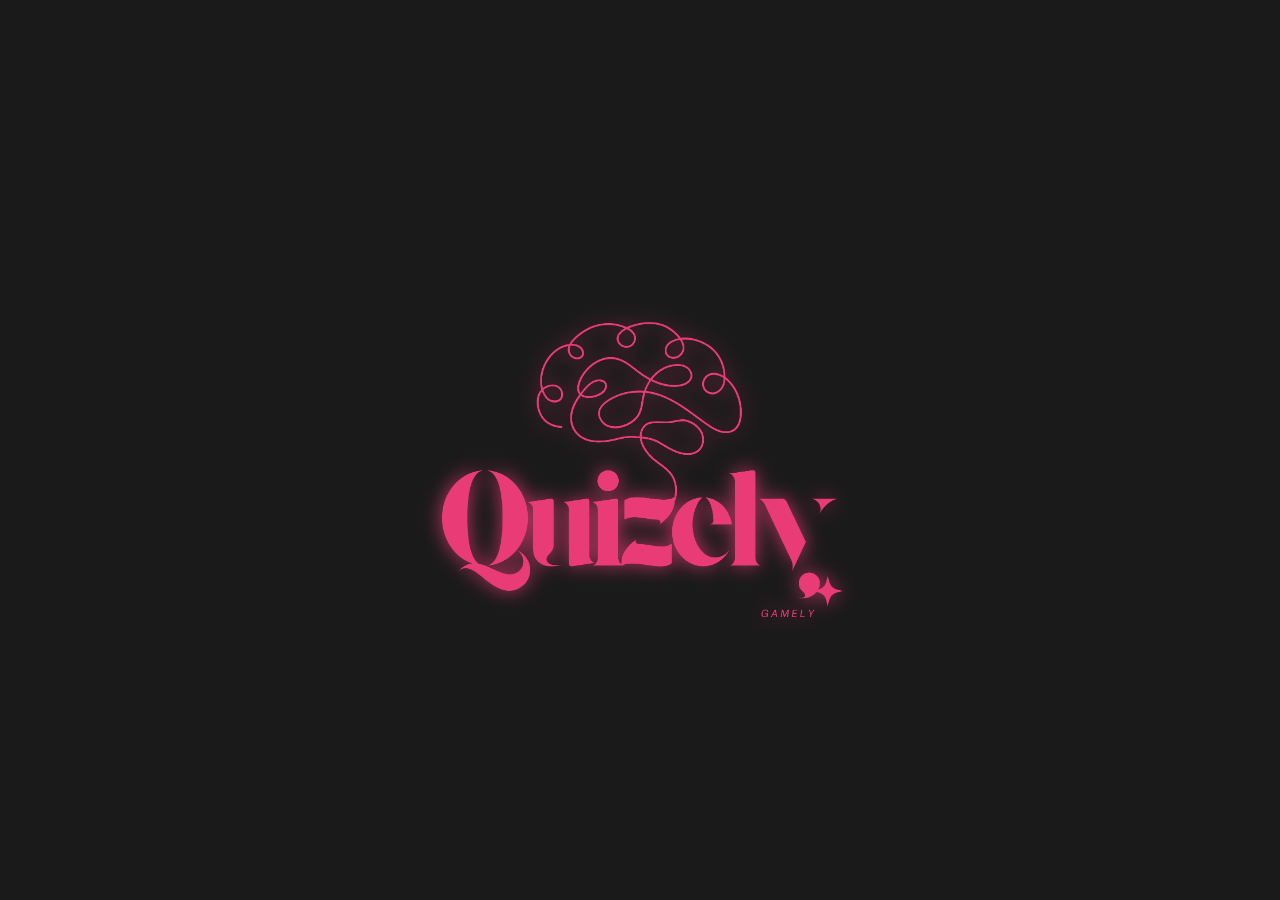
<file: Game/Quizely/QCM_JavaScript.html>
<!DOCTYPE html>
<html lang="fr">
<head>
  <meta charset="UTF-8">
  <meta name="viewport" content="width=device-width, initial-scale=1.0">
  <title>Quiz Gamely</title>
  <link rel="stylesheet" href="style.css">
  <!-- GSAP pour les animations fluides -->
  <script src="https://cdnjs.cloudflare.com/ajax/libs/gsap/3.12.2/gsap.min.js"></script>
</head>
<body>

  <!-- 🟢 Écran d'intro avec le logo -->
  <div class="intro-screen">
    <img src="./quiz-nb.png" alt="Quiz Gamely" class="quiz-logo">
    <button class="start-btn">Commencer le Quiz</button>
  </div>

  <!-- 🎯 Logo fixe en haut après l'intro -->
  <div class="quiz-logo-container hidden">
    <img src="./quiz-nb.png" alt="Quiz Gamely" class="quiz-logo-fixed">
  </div>

  <!-- 🎯 Conteneur du QCM -->
  <div class="quiz-container hidden" id="quiz">
    <div class="quiz-header">
      <h2 id="question">Question text</h2>
      <ul>
      <!-- Champ texte (en dehors des <ul>) -->
      <input type="text" id="text-input" class="text-input hidden" placeholder="Votre réponse ici...">

      <!-- Boutons vrai/faux (en dehors des <ul>) -->
      <div class="true-false-container hidden">
        <div id="true-false-options">
            <button class="true-false-btn" data-value="true">Vrai</button>
            <button class="true-false-btn" data-value="false">Faux</button>
        </div>
      </div>

      <!-- Conteneur des réponses à choix multiples -->
      <ul id="choices">
          <li class="quiz-option">
              <input type="radio" name="answer" id="a" class="answer">
              <label for="a" id="a_text">Réponse A</label>
          </li>
          <li class="quiz-option">
              <input type="radio" name="answer" id="b" class="answer">
              <label for="b" id="b_text">Réponse B</label>
          </li>
          <li class="quiz-option">
              <input type="radio" name="answer" id="c" class="answer">
              <label for="c" id="c_text">Réponse C</label>
          </li>
          <li class="quiz-option">
              <input type="radio" name="answer" id="d" class="answer">
              <label for="d" id="d_text">Réponse D</label>
          </li>
      </ul>
    </div>
    <button id="submit" class="submit-btn">Suivant</button>
  </div>

  <script src="script.js"></script>
</body>
</html>
</file>
<file: Game/ChessAI/style.css>
:root {
  --border-width: calc(var(--diameter-tile) / 60);
  --diameter-board: min(85vw, 85vh);
  --diameter-tile: calc(1 / 8 * var(--diameter-board));
  --edge-width: calc((min(100vw, 100vh) - var(--diameter-board)) * 0.3);
  --color-danger: tomato;
  --color-success: #1d83e0;
  --color-white: #f0f0f0;
  --color-black: #222;
  --color-board-hue: 30;
  --color-board-sat: 40%;
  --color-shadow: hsl(var(--color-board-hue), var(--color-board-sat), 50%);
  --color-shadow-lighter: hsl(var(--color-board-hue), var(--color-board-sat), 55%);
  --transition-ease: cubic-bezier(0.25, 1, 0.5, 1);
  --color-background: var(--color-black);
}

aside {
  display: flex;
  justify-content: space-between;
  left: 0;
  position: absolute;
  top: calc(var(--edge-width) * -0.55);
  transform: translateY(-50%);
  width: 100%;
  z-index: 999;
}
aside div {
  align-items: center;
  color: white;
  display: flex;
}
aside div > * {
  align-items: center;
  display: flex;
}
aside div > * + * {
  margin-left: calc(var(--border-width) * 2);
}
aside div h3,
aside div label {
  font-size: calc(var(--edge-width) * 0.3);
  height: calc(var(--edge-width) * 0.3);
  line-height: 1;
  margin-bottom: 0;
  margin-top: 0;
  text-transform: uppercase;
}
aside div label {
  cursor: pointer;
}
aside div input {
  left: -99999px;
  position: absolute;
}

aside div input + * {
  opacity: 0.5;
}
aside div input:checked + * {
  font-weight: bold;
  opacity: 1;
}

aside div svg {
  height: calc(var(--edge-width) * 0.5);
  width: auto;
}

html,
body {
  height: 100%;
}

body {
  background: var(--color-background);
  overflow: hidden;
  transition: background-color 250ms ease-in-out;
}

#view {
  background: var(--color-shadow-lighter);
  box-shadow: 0 0 0 calc(var(--border-width) * 3) var(--color-shadow-lighter),
    0 0 0 var(--edge-width) var(--color-shadow);
  height: var(--diameter-board);
  margin: calc((100vh - var(--diameter-board)) * 0.5)
    calc((100vw - var(--diameter-board)) * 0.5);
  position: relative;
  width: var(--diameter-board);
}

.board {
  display: flex;
  flex-direction: column-reverse;
  height: 100%;
  width: 100%;
}

.board .row {
  display: flex;
  height: var(--diameter-tile);
  width: 100%;
}

.perspective-black .board .row {
  flex-direction: row-reverse;
}

.perspective-black .board {
  flex-direction: column;
}

.board .row .tile {
  background-color: currentcolor;
  border: none;
  box-shadow: inset 0 0 0 var(--border-width) var(--color-shadow-lighter);
  display: flex;
  flex-direction: column;
  height: var(--diameter-tile);
  justify-content: space-between;
  padding: 0;
  position: relative;
  transition: background-color 350ms var(--transition-ease);
  width: var(--diameter-tile);
}

.perspective-black .board .row:nth-child(even) .tile:nth-child(odd),
.perspective-black .board .row:nth-child(odd) .tile:nth-child(even),
.perspective-white .board .row:nth-child(even) .tile:nth-child(even),
.perspective-white .board .row:nth-child(odd) .tile:nth-child(odd) {
  color: hsl(var(--color-board-hue), var(--color-board-sat), 62%);
}

.perspective-black .board .row:nth-child(even) .tile:nth-child(even),
.perspective-black .board .row:nth-child(odd) .tile:nth-child(odd),
.perspective-white .board .row:nth-child(even) .tile:nth-child(odd),
.perspective-white .board .row:nth-child(odd) .tile:nth-child(even) {
  color: hsl(var(--color-board-hue), var(--color-board-sat), 70%);
}
.board .row .tile.highlight-active {}
.board .row .tile.highlight-capture {}
.board .row .tile.highlight-move {}

.board .row .tile .move,
.board .row .tile .moves,
.board .row .tile .captures {
  box-sizing: border-box;
  display: flex;
  flex-wrap: wrap;
  height: var(--diameter-tile);
  justify-content: center;
  left: 0;
  padding: calc(var(--diameter-tile) * 0.025);
  position: absolute;
  top: 0;
  width: var(--diameter-tile);
  z-index: 9;
}

.board .row .tile .move,
.board .row .tile .moves {
  align-content: center;
  align-items: center;
}
.board .row .tile .captures {
  align-items: flex-start;
  justify-content: space-between;
}
.board .row .tile:not(.occupied) .captures {
  align-items: center;
  justify-content: center;
}

.board .row .tile > div > svg {
  --stroke: transparent;
  box-sizing: border-box;
  height: var(--di);
  line-height: var(--di);
  width: var(--di);
}

.board .row .tile .move svg {
  --di: calc(var(--diameter-tile) / 4);
  --fill: var(--color-shadow);
}

.board .row .tile .moves svg,
.board .row .tile .captures svg {
  --di: calc(var(--diameter-tile) / 4);
  --fill: var(--color-shadow);
  opacity: 0.4;
}

.board .row .tile.occupied .captures svg { position: absolute; }
.board .row .tile.occupied .captures svg:nth-child(1) { top: 0; left: 0; }
.board .row .tile.occupied .captures svg:nth-child(2) { top: 0; right: 0; }
.board .row .tile.occupied .captures svg:nth-child(3) { bottom: calc(var(--di) * 0.1); left: 0; }
.board .row .tile.occupied .captures svg:nth-child(4) { bottom: calc(var(--di) * 0.1); right: 0; }
.board .row .tile.occupied .captures svg:nth-child(5) { top: calc(50% - var(--di) * 0.55); left: 0; }
.board .row .tile.occupied .captures svg:nth-child(6) { top: calc(50% - var(--di) * 0.55); right: 0; }
.board .row .tile.occupied .captures svg:nth-child(7) { top: 0; left: calc(50% - var(--di) * 0.5); }
.board .row .tile.occupied .captures svg:nth-child(8) { bottom: calc(var(--di) * 0.1); left: calc(50% - var(--di) * 0.5); }

.touching .board .row .tile .moves,
.touching .board .row .tile .captures,
.turn-black .board .row .tile .moves .white,
.turn-black .board .row .tile .captures .white,
.turn-white .board .row .tile .moves .black,
.turn-white .board .row .tile .captures .black {
  display: none;
}

.board .row .tile[class*="highlight-"] .moves,
.board .row .tile[class*="highlight-"] .captures {
  display: none;  
}

button:focus {
  outline: none;
  position: relative;
  z-index: 9;
}

svg {
  --fill: var(--color-black);
  --stroke: var(--color-shadow);
  fill: var(--fill);
}

svg.white { --fill: var(--color-white); }
svg.black { --fill: var(--color-black); }

.pieces {
  display: block;
  height: var(--diameter-board);
  left: 0;
  pointer-events: none;
  position: absolute;
  top: 0;
  width: var(--diameter-board);
  z-index: 99;
}

.pieces .piece.white {
  --pos-row: -1;
}
.pieces .piece.black {
  --pos-row: 8;
}
.pieces .piece {
  --pos-col: 3.5;
  --scale: 0;
  --transition-delay: 0ms;
  --transition-duration: 200ms;
  bottom: 0;
  display: block;
  height: var(--diameter-tile);
  position: absolute;
  left: 0;
  transform: translate(
      calc(var(--pos-col) * 100%),
      calc(var(--pos-row) * -100%)
    )
    translateZ(0);
  transform-origin: 50% 50%;
  transition: all var(--transition-duration) var(--transition-ease)
    var(--transition-delay);
  width: var(--diameter-tile);
}
.perspective-black .pieces .piece {
  transform: translate(
      calc((7 - var(--pos-col)) * 100%),
      calc((7 - var(--pos-row)) * -100%)
    )
    translateZ(0);
}
.pieces .piece svg {
  display: block;
  left: 50%;
  opacity: 1;
  position: absolute;
  top: 50%;
  transform: translate(-50%, -50%) translateZ(0) scale(var(--scale));
  transform-origin: 50% 50%;
  transition: transform var(--transition-duration) var(--transition-ease),
    fill var(--transition-duration) var(--transition-ease),
    opacity var(--transition-duration) var(--transition-ease);
}
.turn-white .pieces .piece:not(.highlight-capture) svg.black,
.turn-black .pieces .piece:not(.highlight-capture) svg.white,
.turn-black .pieces .piece:not(.can-move):not(.can-capture) svg.black,
.turn-white .pieces .piece:not(.can-move):not(.can-capture) svg.white {
  --stroke: transparent;
  opacity: 0.8;
}

@-webkit-keyframes wobble {
  0%, 50%, 100% { transform: translate(-50%, -50%) translateZ(0) scale(1) rotate(0deg); }
  25% { transform: translate(-50%, -50%) translateZ(0) scale(1.1) rotate(-2deg); }
  75% { transform: translate(-50%, -50%) translateZ(0) scale(1.1) rotate(2deg); }
}

@keyframes wobble {
  0%, 50%, 100% { transform: translate(-50%, -50%) translateZ(0) scale(1) rotate(0deg); }
  25% { transform: translate(-50%, -50%) translateZ(0) scale(1.1) rotate(-2deg); }
  75% { transform: translate(-50%, -50%) translateZ(0) scale(1.1) rotate(2deg); }
}
.pieces .piece.highlight-active svg {
  -webkit-animation: wobble 500ms linear infinite;
          animation: wobble 500ms linear infinite;
  --stroke: var(--color-success);
}

.pieces .piece.highlight-capture svg {
  --stroke: var(--color-danger);
}

.piece svg {
  --svg-di: calc(var(--diameter-tile) * 0.666);
  display: block;
  font-weight: bold;
  height: var(--svg-di);
  left: 50%;
  line-height: var(--svg-di);
  position: absolute;
  stroke-linejoin: round;
  text-align: center;
  top: 50%;
  transform: translate(-50%, -50%);
  width: var(--svg-di);
}
</file>
<file: Game/LabyQuest/style.css>
body {
  display: flex;
  flex-direction: column;
  align-items: center;
  justify-content: flex-start;
  height: 100vh;
  margin: 0;
  background-color: #d8f3dc;
  overflow: auto;
}

:root {
  --border-color: #38a3a5;
  --border-size: 1px;
  --border-wh: 100%;
  --cell-size: 20px;
}

#logo {
  max-width: 200px;
  margin: 10px auto;
  display: block;
}

header {
  width: 100%;
  display: flex;
  justify-content: center;
  align-items: center;
  padding: 3px 0;
  background-color: #38a3a5;
}

button {
  background: #38a3a5;
  border: 2px solid #57cc99;
  color: white;
  padding: 10px;
  font-size: large;
  border-radius: 5px;
  transition: background 0.3s ease;
}

button:hover {
  background: #57cc99;
}

input#size {
  border: 1px solid #57cc99;
  padding: 5px;
  background: #ffffff;
  color: #38a3a5;
}

label {
  color: #38a3a5;
}

#controls {
  display: flex;
  flex-wrap: wrap;
  justify-content: center;
  gap: 10px;
  padding: 20px;
  text-align: center;
}

#maze-container {
  display: grid;
  grid-template-columns: repeat(auto-fit, minmax(var(--cell-size), 1fr));
  grid-template-rows: repeat(auto-fit, minmax(var(--cell-size), 1fr));
  border: var(--border-color) 5px solid;
  max-width: 90%;
  width: fit-content;
  height: fit-content;
  overflow: hidden;
  padding: 10px;
  background-color: white;
  box-shadow: 0px 4px 10px rgba(0, 0, 0, 0.2);
  margin: 0 auto;
}

.cell {
  position: relative;
  width: var(--cell-size);
  height: var(--cell-size);
  background-color: white;
  transition: background 0.2s;
}

.cell.start {
  background-color: green;
}

.cell.end {
  background-color: red;
}

.cell.player {
  background: radial-gradient(circle at center, black 0.25rem, transparent 0);
}

.cell.solution {
  background-color: #57cc99;
}

@media (max-width: 600px) {
  #maze-container {
      max-width: 95%;
  }
  button {
      font-size: medium;
      padding: 8px;
  }
  #logo {
      max-width: 150px;
  }
}

.cell::before,
.cell::after {
  content: "";
  position: absolute;
  background-color: var(--border-color);
  z-index: 1;
}

.cell.top::before {
  width: var(--border-wh);
  height: var(--border-size);
  top: 0;
  left: 0;
}

.cell.right::after {
  width: var(--border-size);
  height: var(--border-wh);
  top: 0px;
  right: 0px;
}

span {
  font-size: xx-small;
}

span.to-left::after,
span.to-right::after,
span.to-top::after,
span.to-bottom::after {
  content: "";
  display: block;
  background: black;
  position: absolute;
}

span.to-left::after {
  width: 50%;
  height: 2px;
  top: 50%;
  left: 0;
  transform: translate(0%, -50%);
}

span.to-right::after {
  width: 50%;
  height: 2px;
  top: 50%;
  right: 0;
  transform: translate(0%, -50%);
}

span.to-top::after {
  width: 2px;
  height: 50%;
  top: 0;
  left: 50%;
  transform: translate(-50%, 0%);
}

span.to-bottom::after {
  width: 2px;
  height: 50%;
  bottom: 0;
  left: 50%;
  transform: translate(-50%, 0%);
}
</file>
<file: Game/Legilimens/index.css>
@import url('https://fonts.googleapis.com/css2?family=Fredoka&display=swap');

@font-face {
    font-family: BrotherSignature;
    src: url(fonts/BrotherSignature.otf);
}

*{
    margin: 0;
    box-sizing: border-box;
}

/* Poppins, Figtree, Plus Jakarta Sans, Sen, Fredoka */

body{
    width: 100%;
    height: 100dvh;
    display: flex;
    align-items: center;
    justify-content: start;
    gap: 1em;
    flex-direction: column;
    font-family: Fredoka;
    font-weight: bold;
    line-height: 0.75;
    background-color: #00857d;
}

.bgImg{
    position: absolute;
    width: 100%;
    height: 100dvh;
    background-color: #00857d;
    z-index: 1;
    opacity: 0;
    transition: all 0.2s ease-in-out;
}

.main, .mainH, .buttonSet, .small_device{
    z-index: 5;
}



/* MAIN-HEADING */

.mainH{
    font-family: BrotherSignature;
    font-size: 5em;
    text-align: center;
    color: #081a29;
    /* Colors - #081a29, #f5a1a7 */
    margin-top: 0.75em;
    margin-bottom: 0.5em;
    display: flex;
    align-items: center;
    justify-content: center;
    opacity: 0;
    transition: all 0.4s ease-in-out;
    cursor: pointer;
}
.mainH span{
    font-family: BrotherSignature;
    font-size: 1.5em;
}



/* MAIN-FIRST-CARD */

.main, .mainStepper{
    display: flex;
    align-items: center;
    justify-content: center;
    flex-direction: column;
    background-color: white;
    width: 50%;
    min-height: 40em;
    padding: 3em;
    border-radius: 50px;
    gap: 2em;
    transition: all 0.4s ease-in-out;
    opacity: 0;
    display: none;
    /* box-shadow: rgba(0, 0, 0, 0.12) 0px 1px 3px, rgba(0, 0, 0, 0.24) 0px 1px 2px; */
}
.mainStepper{
    padding: 0;
    min-height: 1em;
    transform: translateY(-1em);
    background-color: transparent;
    margin-bottom: 0;
    display: flex;
    /* box-shadow: none; */
}



/* MAIN-PILE */

.mainPile{
    position: relative;
    width: 4em;
    min-height: 5.5em;
    display: flex;
    border-radius: 7px;
    align-items: center;
    justify-content: center;
    background-color: #D14139;
    border: 3px solid white;
    box-shadow: rgba(9, 30, 66, 0.25) 0px 1px 1px, rgba(9, 30, 66, 0.13) 0px 0px 1px 1px;
    z-index: 10;
    transition: all 0.4s ease-in-out;
}
.front{
    width: 100%;
    height: 100%;
    border-radius: 5px;
    background: radial-gradient(#DDD1CC 15%, transparent 16%), linear-gradient(45deg, transparent 49%, #DDD1CC 49% 51%, transparent 51%), linear-gradient(-45deg, transparent 49%, #DDD1CC 49% 51%, transparent 51%);
    background-size: 0.7em 0.7em;
    opacity: 1
}



/* MAIN-CARDS */

.allCards{
    display: flex;
    align-items: center;
    justify-content: center;
    flex-direction: column;
    gap: 1em;
    height: 100%;
    transition: all .4s ease-in-out;
}
.cards{
    display: grid;
    grid-template-columns: repeat(7, 1fr);
    grid-template-rows: repeat(3, 1fr);
    align-items: center;
    justify-content: center;
    gap: 1em;
    flex-wrap: wrap;
}
.aCard{
    width: 4em;
    height: 5.5em;
    border-radius: 7px;
    display: flex;
    padding: 0.25em;
    align-items: center;
    justify-content: center;
    flex-direction: column;
    z-index: 1;
    transition: all 0.4s ease-in-out;
    background-color: white;
}


/* CARDS-ANIMATION-START */

.aCard:nth-child(1){
    transform: translateX(15em) translateY(-6.5em);
    animation: spread 0.15s forwards ease-in-out;
    animation-delay: 0s;
}
.aCard:nth-child(2){
    transform: translateX(10em) translateY(-6.5em);
    animation: spread 0.15s forwards ease-in-out;
    animation-delay: 0.15s;
}
.aCard:nth-child(3){
    transform: translateX(5em) translateY(-6.5em);
    animation: spread 0.15s forwards ease-in-out;
    animation-delay: 0.30s;
}
.aCard:nth-child(4){
    transform: translateX(0em) translateY(-6.5em);
    animation: spread 0.15s forwards ease-in-out;
    animation-delay: 0.45s;
}
.aCard:nth-child(5){
    transform: translateX(-5em) translateY(-6.5em);
    animation: spread 0.15s forwards ease-in-out;
    animation-delay: 0.60s;
}
.aCard:nth-child(6){
    transform: translateX(-10em) translateY(-6.5em);
    animation: spread 0.15s forwards ease-in-out;
    animation-delay: 0.75s;
}
.aCard:nth-child(7){
    transform: translateX(-15em) translateY(-6.5em);
    animation: spread 0.15s forwards ease-in-out;
    animation-delay: 0.9s;
}

.aCard:nth-child(8){
    transform: translateX(15em) translateY(-13em);
    animation: spread 0.15s forwards ease-in-out;
    animation-delay: 1.05s;
}
.aCard:nth-child(9){
    transform: translateX(10em) translateY(-13em);
    animation: spread 0.15s forwards ease-in-out;
    animation-delay: 1.2s;
}
.aCard:nth-child(10){
    transform: translateX(5em) translateY(-13em);
    animation: spread 0.15s forwards ease-in-out;
    animation-delay: 1.35s;
}
.aCard:nth-child(11){
    transform: translateX(0em) translateY(-13em);
    animation: spread 0.15s forwards ease-in-out;
    animation-delay: 1.5s;
}
.aCard:nth-child(12){
    transform: translateX(-5em) translateY(-13em);
    animation: spread 0.15s forwards ease-in-out;
    animation-delay: 1.65s;
}
.aCard:nth-child(13){
    transform: translateX(-10em) translateY(-13em);
    animation: spread 0.15s forwards ease-in-out;
    animation-delay: 1.8s;
}
.aCard:nth-child(14){
    transform: translateX(-15em) translateY(-13em);
    animation: spread 0.15s forwards ease-in-out;
    animation-delay: 1.95s;
}

.aCard:nth-child(15){
    transform: translateX(15em) translateY(-19.5em);
    animation: spread 0.15s forwards ease-in-out;
    animation-delay: 2.1s;
}
.aCard:nth-child(16){
    transform: translateX(10em) translateY(-19.5em);
    animation: spread 0.15s forwards ease-in-out;
    animation-delay: 2.25s;
}
.aCard:nth-child(17){
    transform: translateX(5em) translateY(-19.5em);
    animation: spread 0.15s forwards ease-in-out;
    animation-delay: 2.4s;
}
.aCard:nth-child(18){
    transform: translateX(0em) translateY(-19.5em);
    animation: spread 0.15s forwards ease-in-out;
    animation-delay: 2.55s;
}
.aCard:nth-child(19){
    transform: translateX(-5em) translateY(-19.5em);
    animation: spread 0.15s forwards ease-in-out;
    animation-delay: 2.7s;
}
.aCard:nth-child(20){
    transform: translateX(-10em) translateY(-19.5em);
    animation: spread 0.15s forwards ease-in-out;
    animation-delay: 2.85s;
}
.aCard:nth-child(21){
    transform: translateX(-15em) translateY(-19.5em);
    animation: spread 0.15s forwards ease-in-out;
    animation-delay: 3s;
}



/* CARD-ANIMATION-START-650px */

@media screen and (max-width: 650px) {
    .aCard:nth-child(1){
        transform: translateY(-7em);
        animation: spread 0.15s forwards ease-in-out;
        animation-delay: 0s;
    }
    .aCard:nth-child(2){
        transform: translateY(-7em);
        animation: spread 0.15s forwards ease-in-out;
        animation-delay: 0.15s;
    }
    .aCard:nth-child(3){
        transform: translateY(-7em);
        animation: spread 0.15s forwards ease-in-out;
        animation-delay: 0.30s;
    }
    .aCard:nth-child(4){
        transform: translateY(-7em);
        animation: spread 0.15s forwards ease-in-out;
        animation-delay: 0.45s;
    }
    
    .aCard:nth-child(5){
        transform: translateY(-14em);
        animation: spread 0.15s forwards ease-in-out;
        animation-delay: 0.60s;
    }
    .aCard:nth-child(6){
        transform: translateY(-14em);
        animation: spread 0.15s forwards ease-in-out;
        animation-delay: 0.75s;
    }
    .aCard:nth-child(7){
        transform: translateY(-14em);
        animation: spread 0.15s forwards ease-in-out;
        animation-delay: 0.9s;
    }
    .aCard:nth-child(8){
        transform: translateY(-14em);
        animation: spread 0.15s forwards ease-in-out;
        animation-delay: 1.05s;
    }
    
    .aCard:nth-child(9){
        transform: translateY(-21em);
        animation: spread 0.15s forwards ease-in-out;
        animation-delay: 1.2s;
    }
    .aCard:nth-child(10){
        transform: translateY(-21em);
        animation: spread 0.15s forwards ease-in-out;
        animation-delay: 1.35s;
    }
    .aCard:nth-child(11){
        transform: translateY(-21em);
        animation: spread 0.15s forwards ease-in-out;
        animation-delay: 1.5s;
    }
    .aCard:nth-child(12){
        transform: translateY(-21em);
        animation: spread 0.15s forwards ease-in-out;
        animation-delay: 1.65s;
    }
    
    .aCard:nth-child(13){
        transform: translateY(-28em);
        animation: spread 0.15s forwards ease-in-out;
        animation-delay: 1.8s;
    }
    .aCard:nth-child(14){
        transform: translateY(-28em);
        animation: spread 0.15s forwards ease-in-out;
        animation-delay: 1.95s;
    }
    .aCard:nth-child(15){
        transform: translateY(-28em);
        animation: spread 0.15s forwards ease-in-out;
        animation-delay: 2.1s;
    }
    .aCard:nth-child(16){
        transform: translateY(-28em);
        animation: spread 0.15s forwards ease-in-out;
        animation-delay: 2.25s;
    }
    
    .aCard:nth-child(17){
        transform: translateY(-35em);
        animation: spread 0.15s forwards ease-in-out;
        animation-delay: 2.4s;
    }
    .aCard:nth-child(18){
        transform: translateY(-35em);
        animation: spread 0.15s forwards ease-in-out;
        animation-delay: 2.55s;
    }
    .aCard:nth-child(19){
        transform: translateY(-35em);
        animation: spread 0.15s forwards ease-in-out;
        animation-delay: 2.7s;
    }
    .aCard:nth-child(20){
        transform: translateY(-35em);
        animation: spread 0.15s forwards ease-in-out;
        animation-delay: 2.85s;
    }
    
    .aCard:nth-child(21){
        transform: translateY(-42em);
        animation: spread 0.15s forwards ease-in-out;
        animation-delay: 3s;
    }
}


/* CARD-ANIMATION-START-410px */

@media screen and (max-width: 410px) {
    .aCard:nth-child(1){
        transform: translateY(-7em);
        animation: spread 0.15s forwards ease-in-out;
        animation-delay: 0s;
    }
    .aCard:nth-child(2){
        transform: translateY(-7em);
        animation: spread 0.15s forwards ease-in-out;
        animation-delay: 0.15s;
    }
    .aCard:nth-child(3){
        transform: translateY(-7em);
        animation: spread 0.15s forwards ease-in-out;
        animation-delay: 0.30s;
    }

    .aCard:nth-child(4){
        transform: translateY(-14em);
        animation: spread 0.15s forwards ease-in-out;
        animation-delay: 0.45s;
    }
    .aCard:nth-child(5){
        transform: translateY(-14em);
        animation: spread 0.15s forwards ease-in-out;
        animation-delay: 0.60s;
    }
    .aCard:nth-child(6){
        transform: translateY(-14em);
        animation: spread 0.15s forwards ease-in-out;
        animation-delay: 0.75s;
    }

    .aCard:nth-child(7){
        transform: translateY(-21em);
        animation: spread 0.15s forwards ease-in-out;
        animation-delay: 0.9s;
    }
    .aCard:nth-child(8){
        transform: translateY(-21em);
        animation: spread 0.15s forwards ease-in-out;
        animation-delay: 1.05s;
    }
    .aCard:nth-child(9){
        transform: translateY(-21em);
        animation: spread 0.15s forwards ease-in-out;
        animation-delay: 1.2s;
    }

    .aCard:nth-child(10){
        transform: translateY(-28em);
        animation: spread 0.15s forwards ease-in-out;
        animation-delay: 1.35s;
    }
    .aCard:nth-child(11){
        transform: translateY(-28em);
        animation: spread 0.15s forwards ease-in-out;
        animation-delay: 1.5s;
    }
    .aCard:nth-child(12){
        transform: translateY(-28em);
        animation: spread 0.15s forwards ease-in-out;
        animation-delay: 1.65s;
    }
    
    .aCard:nth-child(13){
        transform: translateY(-35em);
        animation: spread 0.15s forwards ease-in-out;
        animation-delay: 1.8s;
    }
    .aCard:nth-child(14){
        transform: translateY(-35em);
        animation: spread 0.15s forwards ease-in-out;
        animation-delay: 1.95s;
    }
    .aCard:nth-child(15){
        transform: translateY(-35em);
        animation: spread 0.15s forwards ease-in-out;
        animation-delay: 2.1s;
    }

    .aCard:nth-child(16){
        transform: translateY(-42em);
        animation: spread 0.15s forwards ease-in-out;
        animation-delay: 2.25s;
    }
    .aCard:nth-child(17){
        transform: translateY(-42em);
        animation: spread 0.15s forwards ease-in-out;
        animation-delay: 2.4s;
    }
    .aCard:nth-child(18){
        transform: translateY(-42em);
        animation: spread 0.15s forwards ease-in-out;
        animation-delay: 2.55s;
    }

    .aCard:nth-child(19){
        transform: translateY(-49em);
        animation: spread 0.15s forwards ease-in-out;
        animation-delay: 2.7s;
    }
    .aCard:nth-child(20){
        transform: translateY(-49em);
        animation: spread 0.15s forwards ease-in-out;
        animation-delay: 2.85s;
    }
    .aCard:nth-child(21){
        transform: translateY(-49em);
        animation: spread 0.15s forwards ease-in-out;
        animation-delay: 3s;
    }
}



/* MAIN-CARD-SETS-ANIMATION */

@keyframes spread {
    0%{
        box-shadow: none;
    }
    50%{
        box-shadow: rgba(9, 30, 66, 0.25) 0px 1px 1px, rgba(9, 30, 66, 0.13) 0px 0px 1px 1px;
    }
    100%{
        box-shadow: rgba(9, 30, 66, 0.25) 0px 1px 1px, rgba(9, 30, 66, 0.13) 0px 0px 1px 1px;
        transform: translateX(0) translateY(0);
    }
}



/* SECOND-PAGE-CARDS-SETS */

.upper, .upperJ{
    display: flex;
    align-items: start;
    justify-content: start;
    width: 100%;
    flex-direction: column;
    font-size: 0.8em;

}
.upperJ{
    transform: translateY(-1.25em);
}
.middle{
    font-size: 2em;
    transform: translateY(-0.1em);
}
.bottom, .bottomJ{
    display: flex;
    align-items: start;
    justify-content: start;
    width: 100%;
    flex-direction: column;
    font-size: 0.8em;
    transform: translateX(-0.1em) rotate(180deg);
}
.bottomJ{
    transform: translateY(1.25em) translateX(0em) rotate(180deg);
}

.upper .symbol, .bottom .symbol{
    width: 12px;
    height: 12px;
    transform: translateX(-0.15em);
}
.middle{
    width: 30px;
    height: 30px;
}

.blocks{
    display: flex;
    align-items: center;
    justify-content: center;
    gap: 3em;
}
.firstBlock, .secondBlock, .thirdBlock{
    display: flex;
    align-items: center;
    justify-content: center;
    flex-direction: column;
    gap: 0.5em;
    transition: all 0.4s ease-in-out;
}
.firstBlock .aCard, .secondBlock .aCard, .thirdBlock .aCard{
    margin-top: -4em;
    animation: none;
    transform: translateY(0) translateX(0);
    transition: all 0.4s ease-in-out;
    box-shadow: rgba(0, 0, 0, 0.02) 0px 1px 3px 0px, rgba(27, 31, 35, 0.15) 0px 0px 0px 1px;
}
.firstBlock .aCard:nth-child(7) .upper, .secondBlock .aCard:nth-child(7) .upper, .thirdBlock .aCard:nth-child(7) .upper{
    transform: translateY(0em);
}
.firstBlock .aCard:nth-child(7) .bottom, .secondBlock .aCard:nth-child(7) .bottom, .thirdBlock .aCard:nth-child(7) .bottom{
    transform: translateY(0em) rotate(180deg);
}


/* @media (hover: none) and (pointer: coarse) {
    Styles for touch devices
} */
@media screen and (max-width:768px) {
    .mainH span{
        font-size: 1em;
    }
}


/* RADIO-BUTTONS */

.radioButtons{
    position: relative;
    display: flex;
    align-items: center;
    justify-content: center;
    gap: 2em;
    border-radius: 10px;
}

.pressRadioMan{
    animation: pressRadioMan 0.5s ease-in-out;
}
@keyframes pressRadioMan {
    0%{
        transform: translateX(-0.2em);
    }
    20%{
        transform: translateX(0.2em);
    }
    40%{
        transform: translateX(-0.2em);
    }
    60%{
        transform: translateX(0.2em);
    }
    80%{
        transform: translateX(0em);
    }
    100%{
        transform: translateX(0em);
    }
}

label {
    position: relative;
    display: flex;
    align-items: center;
    justify-content: center;
    gap: 0.25em;
  }
label .col {
    opacity: 0;
    width: 0;
    height: 0;
}
.slider {
    display: flex;
    position: relative;
    cursor: pointer;
    width: 1.15em;
    height: 1.15em;
    background-color: #dbdbdb;
    transition: .4s;
    border-radius: 50%;
  }
  
  .slider:before {
    position: absolute;
    content: "";
    height: 0.75em;
    width: 0.75em;
    border-radius: 2.5px;
    left: 0.2em;
    bottom: 0.2em;
    background-color: white;
    transition: .4s;
    scale: 0;
  }
  .col:checked + .slider {
    background-color: #00857d;
    transform: scale(0.7);
    border-radius: 50%;
  }
  
  .col:checked + .slider:before {
    transform: rotateZ(360deg);
    scale: 1;
    border-radius: 50%;
  }



/* THIRD-PAGE-CARD-SET-AND-TEXT */

.hypeUp{
    opacity: 0;
    display: none;
    transition: all 0.4s ease-in-out;
    font-weight: bold;
    font-size: 1.15em;
}
.game{
    display: none;
    opacity: 0;
    align-items: center;
    justify-content: center;
    flex-direction: column;
    gap: 2em;
    transition: all .4s ease-in-out;
}
.game .mainPile{
    margin-bottom: 4em;
}

.answer{
    position: relative;
    display: none;
    opacity: 0;
    transition: all .4s ease-in-out;
    scale: 0;
    animation: scaleUp 0.5s ease forwards 0.1s;
    animation-play-state: paused;
}
@keyframes scaleUp {
    0%{
        scale: 0;
    }
    100%{
        scale: 1.5;
    }
}

.answer .aCard{
    animation: none;
    transform: translateX(0);
    box-shadow: rgba(9, 30, 66, 0.25) 0px 1px 1px, rgba(9, 30, 66, 0.13) 0px 0px 1px 1px;
}



/* START-AND-SUBMIT-SELECTION-BUTTONS */

.start, .submitSelection{
    border: none;
    outline: none;
    padding: 1em 2.75em 1em 1.25em;
    border-radius: 10px;
    font-family: Fredoka;
    background-color: crimson;
    font-size: 0.9em;
    color: white;
    font-weight: bold;
    cursor: pointer;
    display: flex;
    align-items: center;
    justify-content: center;
    gap: 1em;
    margin-top: 2em;
    position: relative;
    transition: all 0.2s ease-in-out;
    pointer-events: none;
}
.submitSelection{
    margin-top: 0;
    padding: 0.85em 1.25em 1em 1.25em;
    pointer-events: auto;
}
.submitSelectionSVG{
    width: 16px;
    height: 16px;
    margin-left: -2em;
    transform: translateY(0.1em);
    opacity: 0;
    transition: all 0.3s ease-in-out;
}
.submitSelection:hover .submitSelectionSVG{
    margin-left: -0.5em;
    opacity: 1;
}
.submitSelection:active .submitSelectionSVG{
    transform: translateY(0.1em) translateX(0.35em);
}

/* .start:hover{
    background-color: rgb(199, 18, 55);
    border: 2px solid rgb(185, 15, 15);
} */
.start::after{
    content: '♠';
    position: absolute;
    top: 0;
    bottom: 0;
    color: white;
    right: 10%;
    margin-top: auto;
    margin-bottom: auto;
    display: flex;
    align-items: center;
    justify-content: center;
}
.start:hover::after{
    animation: suits 0.5s forwards infinite;
}

@keyframes suits {
    25%{
        content: '♠';
    }
    50%{
        content: '♥';
    }
    75%{
        content: '♣';
    }
    100%{
        content: '♦';
    }


}



/* CARD-SETS-ANIMATION */

.firstBlockMove, .secondBlockMove, .thirdBlockMove{
    transition: all 0.4s ease-in-out;
}


.firstBlockMove .aCard:nth-child(1){
    transform: translateY(-7.5em) translateX(7em); 
    box-shadow: none;
}
.firstBlockMove .aCard:nth-child(2){
    transform: translateY(-9.5em) translateX(7em);    
    box-shadow: none;
}
.firstBlockMove .aCard:nth-child(3){
    transform: translateY(-11.5em) translateX(7em);    
    box-shadow: none;
}
.firstBlockMove .aCard:nth-child(4){
    transform: translateY(-13.5em) translateX(7em);    
    box-shadow: none;
}
.firstBlockMove .aCard:nth-child(5){
    transform: translateY(-15.5em) translateX(7em);    
    box-shadow: none;
}
.firstBlockMove .aCard:nth-child(6){
    transform: translateY(-17.5em) translateX(7em);    
    box-shadow: none;
}
.firstBlockMove .aCard:nth-child(7){
    transform: translateY(-19.5em) translateX(7em);    
    box-shadow: none;
}

.secondBlockMove .aCard:nth-child(1){
    transform: translateY(-7.5em); 
    box-shadow: none;
}
.secondBlockMove .aCard:nth-child(2){
    transform: translateY(-9.5em);    
    box-shadow: none;
}
.secondBlockMove .aCard:nth-child(3){
    transform: translateY(-11.5em);    
    box-shadow: none;
}
.secondBlockMove .aCard:nth-child(4){
    transform: translateY(-13.5em);    
    box-shadow: none;
}
.secondBlockMove .aCard:nth-child(5){
    transform: translateY(-15.5em);    
    box-shadow: none;
}
.secondBlockMove .aCard:nth-child(6){
    transform: translateY(-17.5em);    
    box-shadow: none;
}
.secondBlockMove .aCard:nth-child(7){
    transform: translateY(-19.5em);    
    box-shadow: none;
}

.thirdBlockMove .aCard:nth-child(1){
    transform: translateY(-7.5em) translateX(-7em); 
    box-shadow: none;
}
.thirdBlockMove .aCard:nth-child(2){
    transform: translateY(-9.5em) translateX(-7em);    
    box-shadow: none;
}
.thirdBlockMove .aCard:nth-child(3){
    transform: translateY(-11.5em) translateX(-7em);    
    box-shadow: none;
}
.thirdBlockMove .aCard:nth-child(4){
    transform: translateY(-13.5em) translateX(-7em);    
    box-shadow: none;
}
.thirdBlockMove .aCard:nth-child(5){
    transform: translateY(-15.5em) translateX(-7em);    
    box-shadow: none;
}
.thirdBlockMove .aCard:nth-child(6){
    transform: translateY(-17.5em) translateX(-7em);    
    box-shadow: none;
}
.thirdBlockMove .aCard:nth-child(7){
    transform: translateY(-19.5em) translateX(-7em);    
    box-shadow: none;
}



/* CARD-SETS-ANIMATION-390px */

@media screen and (max-width: 390px) {
    .firstBlockMove .aCard:nth-child(1){
        transform: translateY(-7.5em) translateX(5em); 
        box-shadow: none;
    }
    .firstBlockMove .aCard:nth-child(2){
        transform: translateY(-9.5em) translateX(5em);    
        box-shadow: none;
    }
    .firstBlockMove .aCard:nth-child(3){
        transform: translateY(-11.5em) translateX(5em);    
        box-shadow: none;
    }
    .firstBlockMove .aCard:nth-child(4){
        transform: translateY(-13.5em) translateX(5em);    
        box-shadow: none;
    }
    .firstBlockMove .aCard:nth-child(5){
        transform: translateY(-15.5em) translateX(5em);    
        box-shadow: none;
    }
    .firstBlockMove .aCard:nth-child(6){
        transform: translateY(-17.5em) translateX(5em);    
        box-shadow: none;
    }
    .firstBlockMove .aCard:nth-child(7){
        transform: translateY(-19.5em) translateX(5em);    
        box-shadow: none;
    }
    
    .secondBlockMove .aCard:nth-child(1){
        transform: translateY(-7.5em); 
        box-shadow: none;
    }
    .secondBlockMove .aCard:nth-child(2){
        transform: translateY(-9.5em);    
        box-shadow: none;
    }
    .secondBlockMove .aCard:nth-child(3){
        transform: translateY(-11.5em);    
        box-shadow: none;
    }
    .secondBlockMove .aCard:nth-child(4){
        transform: translateY(-13.5em);    
        box-shadow: none;
    }
    .secondBlockMove .aCard:nth-child(5){
        transform: translateY(-15.5em);    
        box-shadow: none;
    }
    .secondBlockMove .aCard:nth-child(6){
        transform: translateY(-17.5em);    
        box-shadow: none;
    }
    .secondBlockMove .aCard:nth-child(7){
        transform: translateY(-19.5em);    
        box-shadow: none;
    }
    
    .thirdBlockMove .aCard:nth-child(1){
        transform: translateY(-7.5em) translateX(-5em); 
        box-shadow: none;
    }
    .thirdBlockMove .aCard:nth-child(2){
        transform: translateY(-9.5em) translateX(-5em);    
        box-shadow: none;
    }
    .thirdBlockMove .aCard:nth-child(3){
        transform: translateY(-11.5em) translateX(-5em);    
        box-shadow: none;
    }
    .thirdBlockMove .aCard:nth-child(4){
        transform: translateY(-13.5em) translateX(-5em);    
        box-shadow: none;
    }
    .thirdBlockMove .aCard:nth-child(5){
        transform: translateY(-15.5em) translateX(-5em);    
        box-shadow: none;
    }
    .thirdBlockMove .aCard:nth-child(6){
        transform: translateY(-17.5em) translateX(-5em);    
        box-shadow: none;
    }
    .thirdBlockMove .aCard:nth-child(7){
        transform: translateY(-19.5em) translateX(-5em);    
        box-shadow: none;
    }   
}



/* FIREWORKS-ANIMATION */

.firework-animation:after {
    content: '';
    position: absolute;
    left: 0;
    right: 0;
    top: 0;
    bottom: 0;
    margin-right: auto;
    margin-left: auto;
    margin-top: auto;
    margin-bottom: auto;
    border-radius: 50%;
    width: 20px;
    height: 20px;
    animation: firework 0.5s ease forwards 0.1s;
    z-index: 99;
  }
  .firework-animation::before {
    content: '';
    position: absolute;
    left: 0;
    right: 0;
    top: 0;
    bottom: 0;
    margin-right: auto;
    margin-left: auto;
    margin-top: auto;
    margin-bottom: auto;
    border-radius: 50%;
    transform: rotate(150deg);
    width: 20px;
    height: 20px;
    animation: firework 0.5s ease forwards 0.1s;
    z-index: 99;
  }
  @keyframes firework {
    0% {
      opacity: 1;
      box-shadow: 0 0 0 -12.5px #4285F4, 0 0 0 -12.5px #DB4437, 0 0 0 -12.5px #F4B400, 0 0 0 -12.5px #0F9D58, 0 0 0 -12.5px #4285F4, 0 0 0 -12.5px #DB4437;
    }
  
    30% {
      opacity: 1;
    }
  
    100% {
      opacity: 0;
      box-shadow: 0 -93.75px 0 0px #4285F4, 87.5px -50px 0 0px #DB4437, 87.5px 50px 0 0px #F4B400, 0 93.75px 0 0px #0F9D58, -87.5px 50px 0 0px #4285F4, -87.5px -50px 0 0px #DB4437;
    }
  }



/* MEDIA-QUERIES */

@media screen and (max-width: 1320px){
    .main, .mainStepper{
        width: 95%;
        padding: 2em;
    }
    .mainStepper{
        padding: 0;
    }
    .buttonSet, .muteCheck{
        border: 2px solid #007c76;
    }
}
@media screen and (max-width: 650px){
    .cards{
        grid-template-columns: repeat(4, 1fr);
        grid-template-rows: repeat(5, 1fr);
        height: 20em;
        padding: 1em;
        border-radius: 10px;
        overflow: scroll;
        border: 2px solid #dbdbdb;
    }
}
@media screen and (max-width: 500px){
    .mainH{
        height: 33dvh;
        flex-direction: column;
    }
    .main{
        min-height: 40em;
        border-radius: 25px;
    }
    .cards{
        height: 20em;
    }
}
@media screen and (max-width: 410px){
    .cards{
        grid-template-columns: repeat(3, 1fr);
        grid-template-rows: repeat(7, 1fr);
        padding: 1em;
        border-radius: 10px;
        overflow: scroll;
        border: 2px solid #dbdbdb;
    }
}
@media screen and (max-width: 390px){
    .blocks{
        gap: 1em;
    }
    .radioButtons{
        flex-direction: column;
        gap: 1em;
    }
}



/* ------------------------------- INFO-POPUP ------------------------------- */

  .info_popup{
    display: flex;
    align-items: center;
    justify-content: center;
    opacity: 0;
    height: 100%;
    width: 100%;
    background-color: rgba(0,0,0, 0.9);
    font-family: Fredoka;
    line-height: normal;
    font-size: 1em;
    position: fixed;
    top: 0;
    left: 0;
    overflow-x: hidden;
    transition: 0.4s ease-in-out;
    z-index: -10;
  }
  .info_popup_content{
    max-width: 500px;
    height: auto;
    background-color: #dbdbdb;
    border-radius: 15px;
    display: flex;
    align-items: start;
    justify-content: center;
    flex-direction: column;
    row-gap: 1em;
    padding: 1.75em 2em 1.75em 2em;
    margin: 1em;
  }
  .information{
    color: black;
    font-weight: bold;
  }
  .close_popup_button{
    font-size: 1em;
    background-color: transparent;
    padding: 0;
    border: none;
    outline: none;
    align-self: end;
    transition: .4s ease-in-out;
  }
  .close_popup_button:hover{
    cursor: pointer;
    opacity: 0.5;
  }
  .delete_buttons{
    width: 100%;
    display: flex;
    align-items: center;
    justify-content: center;
  }
  .cancel_only{
    background-color: #303030;
    width: 100%;
    font-weight: bold;
    border: none;
    text-transform: uppercase;
    padding: 0.75em;
    border-radius: 8px;
    outline: none;
    color: white;
    font-family: Fredoka;
    transition: .4s ease-in-out;
  }
  .cancel_only:hover{
    opacity: 0.8;
    cursor: pointer;
  }



/* ONLOAD-OVERLAY */

  .overlay{
    display: flex;
    align-items: center;
    justify-content: center;
    opacity: 0;
    height: 100%;
    width: 100%;
    background-color: rgba(0,0,0, 0.9);
    font-size: 1.25em;
    position: fixed;
    top: 0;
    left: 0;
    overflow-x: hidden;
    transition: all 0.4s ease-in-out;
    z-index: -2;
}
.divider{
    width: 100%;
    border: 1px solid #808080;
    border-radius: 15px;
}
.info{
    max-width: 600px;
    height: auto;
    color: black;
    background-color: #dbdbdb;
    border-radius: 15px;
    display: flex;
    align-items: start;
    justify-content: center;
    flex-direction: column;
    row-gap: 1em;
    padding: 2em;
    margin: 1em;
    line-height: normal;
}
.overlay .info h1{
    width: 100%;
    font-weight: bold;
    color: black;
    font-size: 1.1em;
    display: flex;
    flex-direction: row;
    align-items: center;
    justify-content: space-between;
}
.info span{
    font-size: 0.85em;
    max-height: 545px;
    overflow: scroll;
    font-weight: normal;
}
.info span li{
    margin: 0.5em 0;
}

::-webkit-scrollbar {
    width: 0px;
    background: transparent;
}
.info span::-webkit-scrollbar {
  display: none;
}
.info span {
  -ms-overflow-style: none;  /* IE and Edge */
  scrollbar-width: none;  /* Firefox */
}
@media screen and (max-height: 550px){
    .info{
        height: 95dvh;
        align-items: start;
    }
    .info span{
        padding: 0.75em 1em 0.75em 1em;
        border-radius: 10px;
        overflow-x: hidden;
        border: 1px solid #808080;
    }
}

.close{
    font-size: 0.9em;
    background-color: black;
    font-family: Fredoka;
    padding: 0.45em 1em 0.65em 1em;
    border-radius: 8px;
    color: white;
    border: none;
    outline: none;
    align-self: end;
    transition: .2s ease-in-out;
    cursor: pointer;
}
.close:hover{
    cursor: pointer;
    background-color: rgba(0, 0, 0, 0.7);
}



/* BUTTON-SET */

.buttonSet{
    position: absolute;
    top: 2%;
    right: 0;
    margin-right: 1em;
    display: flex;
    align-items: center;
    justify-content: center;
    gap: 0.5em;
    padding: 0.5em;
    background-color: #00857d;
    border-radius: 50px;
    /* border: 2px solid #007c76; */
}
.help, .gitStar{
    border: none;
    outline: none;
    background-color: transparent;
    transition: all 0.2s ease-in-out;
    z-index: 5;
}
.help:hover, .gitStar:hover{
    opacity: 0.7;
    cursor: pointer;
}
.help svg, .gitStar svg{
    width: 22px;
    height: 22px;
}
.help svg path, .gitStar svg path{
    stroke: #081a29;
}

.starOnGit, .wantHelp, .soundTip{
    position: absolute;
    /* top: 0;
    right: 3%; */
    margin-top: 4em;
    margin-right: 1em;
    padding: 1em;
    font-size: 0.9em;
    color: black;
    background-color: #00857d;
    font-weight: bold;
    border-radius: 10px;
    width: max-content;
    transition: all 0.2s ease-in-out;
    opacity: 0;
    z-index: 2;
}
.soundTip{
    bottom: 0;
    margin-right: 1.5em;
    margin-bottom: 2em;
}
/* .wantHelp{
    margin-right: 3.5em;
} */
.gitStar:hover + .starOnGit, .help:hover + .wantHelp{
    margin-top: 7em;
    margin-right: 1em;
    opacity: 1;
}
.muteCheck:hover .soundTip{
    margin-bottom: 4em;
    opacity: 1;
}
/* .help:hover + .wantHelp{
    margin-right: 3.5em;
} */



/* .closeHelp{
    animation: closeHelp 0.5s forwards ease;
}

@keyframes closeHelp {
    99%{
        transform: translateX(45%) translateY(-45%) scale(0);
    }
    100%{
        border-radius: 50px;
        opacity: 0;
        z-index: -2;
    }
} */



/* SOUND-SWITCH */

.muteCheck {
    display: flex;
    align-items: center;
    justify-content: center;
    position: fixed;
    bottom: 1.5%;
    right: 0;
    margin-right: 1em;
    width: 3em;
    height: 3em;
    transition: all .4s ease-in-out;
    background-color: #00857d;
    border-radius: 50%;
    cursor: pointer;
    /* border: 2px solid #007c76; */
    z-index: 98;
  }
  
  .muteCheck .checkboxMain {
    opacity: 0;
    width: 0;
    height: 0;
  }

  .line {
    position: absolute;
    left: 0;
    right: 0;
    margin-left: auto;
    margin-right: auto;
    cursor: pointer;
    width: 0.2em;
    border-radius: 20px;
    transform: rotate(45deg);
    background: #081a29;
    min-height: 0em;
    transition: all .2s ease-in-out;
  }

  .muteCheck input[type=checkbox] {
    display: none;
  }

  .muteCheck svg{
    width: 22px;
    height: 22px;
    fill: #081a29;
  }


  #JOKER{
    font-size: 0.85em;
    transform: rotate(90deg) translateY(1em) translateX(0.8em);
  }



/* SMALL-DEVICE */

.small_device{
    width: 100%;
    height: 100dvh;
    display: none;
    padding: 5px;
  }
  .small_device_card{
    width: 100%;
    padding: 5px;
    box-shadow: 12px 17px 51px rgba(0, 0, 0, 0.22);
    backdrop-filter: blur(1px);
    border-radius: 10px;
    border: 2px solid #007c76;
  }
  .small_device_text{
    font-weight: bold;
    line-height: normal;
    font-size: clamp(0.1rem, 0.3043rem + 3.4783vw, 3rem);
    color: black;
  }
  
  @media only screen and (max-width: 280px) {
    .buttonSet, .overlay, .mainH, .main, .mainStepper, .info_popup, .muteCheck{
        display: none;
    }
    body{
      margin: 0;
      padding: 0;
      background-color: #00857d;
      background-image: url("imgs/leather.png");
    }
    .small_device{
        display: flex;
        align-items: center;
        justify-content: center;
        text-align: center;
        flex-direction: column;
        color: black;
    }
  }
  @media only screen and (max-width: 80px) {
    .small_device_card{
        border-radius: 5px;
    }
  }
</file>
<file: Game/MemoryCards/style.css>
/* Import Google Font - Poppins */
@import url('https://fonts.googleapis.com/css2?family=Poppins:wght@400;500;600;700&display=swap');
*{
  margin: 0;
  padding: 0;
  box-sizing: border-box;
  font-family: 'Poppins', sans-serif;
}
body{
  display: flex;
  align-items: center;
  flex-direction: column;
  justify-content: center;
  min-height: 100vh;
  background: linear-gradient(135deg, #2d2d2d, #444);
  color: #fff;
}
.logo-container {
  margin-bottom: 10px;
  text-align: center;
}
.game-logo {
  max-width: 250px;
  filter: drop-shadow(0 0 10px rgba(255, 255, 255, 0.3));
}
.wrapper{
  padding: 25px;
  border-radius: 10px;
  background: rgba(248, 248, 248, 0.95);
  box-shadow: 0 10px 30px rgba(0,0,0,0.2);
}
.cards, .card, .view{
  display: flex;
  align-items: center;
  justify-content: center;
}
.cards{
  height: 400px;
  width: 400px;
  flex-wrap: wrap;
  justify-content: space-between;
}
.cards .card{
  cursor: pointer;
  list-style: none;
  user-select: none;
  position: relative;
  perspective: 1000px;
  transform-style: preserve-3d;
  height: calc(100% / 4 - 10px);
  width: calc(100% / 4 - 10px);
  transition: transform 0.3s ease, box-shadow 0.3s ease;
}
.cards .card:hover {
  transform: scale(1.05);
  box-shadow: 0 4px 15px rgba(0, 0, 0, 0.3);
}
.card.shake{
  animation: shake 0.35s ease-in-out;
}
@keyframes shake {
  0%, 100%{
    transform: translateX(0);
  }
  20%{
    transform: translateX(-13px);
  }
  40%{
    transform: translateX(13px);
  }
  60%{
    transform: translateX(-8px);
  }
  80%{
    transform: translateX(8px);
  }
}
.card .view{
  width: 100%;
  height: 100%;
  position: absolute;
  border-radius: 7px;
  background: #fff;
  pointer-events: none;
  backface-visibility: hidden;
  box-shadow: 0 3px 10px rgba(0,0,0,0.1);
  transition: transform 0.25s linear;
}
.card .front-view img{
  width: 19px;
}
.card .back-view img{
  max-width: 45px;
}
.card .back-view{
  transform: rotateY(-180deg);
}
.card.flip .back-view{
  transform: rotateY(0);
}
.card.flip .front-view{
  transform: rotateY(180deg);
}
.win-message {
  display: none;
  font-size: 24px;
  font-weight: bold;
  color: #ffeb3b;
  text-shadow: 0 0 10px rgba(255, 255, 255, 0.8);
  margin-top: 20px;
}
</file>
<file: Game/Pacman/static/style/index.css>
html { color: #000; background: #1a1a1a; }
body, div, dl, dt, dd, ul, ol, li, h1, h2, h3, h4, h5, h6, pre, code, form, fieldset, legend, input, textarea, p, blockquote, th, td {
    margin: 0;
    padding: 0;
}
table {
    border-collapse: collapse;
    border-spacing: 0;
}
fieldset, img {
    border: 0;
}
address, caption, cite, code, dfn, em, strong, th, var {
    font-style: normal;
    font-weight: normal;
}
ol, ul {
    list-style: none;
}
caption, th {
    text-align: left;
}
h1, h2, h3, h4, h5, h6 {
    font-size: 100%;
    font-weight: normal;
}
q:before, q:after {
    content: '';
}
abbr, acronym {
    border: 0;
    font-variant: normal;
}
sup {
    vertical-align: text-top;
}
sub {
    vertical-align: text-bottom;
}
input, textarea, select {
    font-family: inherit;
    font-size: inherit;
    font-weight: inherit;
}
legend {
    color: #000;
}

.wrapper {
    width: 960px;
    margin: 0 auto;
    color: #444;
    font-family: 'Arial', sans-serif;
}

.mod-panel .hd {
    padding-top: 20px;
    line-height: 50px;
    text-align: center;
    background: #222;
    color: #FFF;
}

.mod-panel .hd h1 {
    font-size: 24px;
    font-weight: bold;
    color: #FFF;
}

.mod-panel canvas {
    display: block;
    background: #111;
    border: 2px solid #FFD700;
}

.mod-panel .info {
    padding: 10px 0;
    margin-bottom: 10px;
    line-height: 20px;
    text-align: center;
    color: #EEE;
    background: #222;
}

.mod-panel .info p {
    font-size: 16px;
    color: #FFF;
}

.mod-panel .intro {
    padding: 15px;
    background: #333;
    border-radius: 10px;
    color: #DDD;
}

.mod-panel .intro p {
    line-height: 24px;
    text-indent: 2em;
    font-size: 16px;
}

.mod-button {
    height: 32px;
    padding: 20px 0;
    text-align: center;
}

.mod-button .btn {
    display: inline-block;
    height: 32px;
    padding: 0 15px;
    line-height: 32px;
    background-color: #FFD700;
    border: 1px solid #FFC107;
    text-decoration: none;
    font-weight: bold;
    font-size: 14px;
    color: #222;
    border-radius: 5px;
}

.mod-button .btn:hover {
    background: #FFA500;
}
</file>
<file: Game/Quizely/style.css>
@import url('https://fonts.googleapis.com/css2?family=Montserrat:wght@300;400;600&display=swap');

* {
  box-sizing: border-box;
}

body {
  background-color: #1a1a1a;
  color: white;
  font-family: 'Montserrat', sans-serif;
  margin: 0;
  padding: 0;
}

/* 🎯 Conteneur principal du QCM */
.quiz-container {
  width: 90%;
  max-width: 650px;
  margin: 50px auto;
  background: rgba(255, 255, 255, 0.05);
  padding: 30px;
  border-radius: 10px;
  box-shadow: 0 0 15px rgba(255, 64, 129, 0.5);
  transition: width 0.3s, height 0.3s ease-in-out;
}

/* 🎯 Titres et mise en page */
.quiz-header h2 {
  font-size: 24px;
  margin-bottom: 20px;
  text-align: center;
  color: #ff4081;
  text-shadow: 0 0 5px #ff4081, 0 0 10px #ff4081;
}

.quiz-header ul {
  list-style: none;
  padding: 0;
}

/* 🎯 Affichage des questions */
.quiz-option {
  display: flex;
  align-items: center;
  gap: 12px;
  font-size: 18px;
  color: #ffffff;
  padding: 12px 15px;
  border-radius: 8px;
  transition: transform 0.2s ease-in-out, box-shadow 0.2s ease-in-out;
  cursor: pointer;
  border: 2px solid transparent;
}

/* 🌟 Survol avec effet neon */
.quiz-option:hover {
  transform: scale(1.05);
  box-shadow: 0px 0px 10px rgba(255, 64, 129, 0.6);
  background: rgba(255, 255, 255, 0.03);
}

.quiz-option input[type="radio"] {
    appearance: none;
    -webkit-appearance: none;
    border: 2px solid #ff4081;
    width: 20px;
    height: 20px;
    border-radius: 50%;
    outline: none;
    cursor: pointer;
    background: transparent;
    position: relative;
    transition: box-shadow 0.3s, background 0.3s;
  }
  
  .quiz-option input[type="radio"]:hover {
    box-shadow: 0 0 6px #ff4081;
  }
  
  .quiz-option input[type="radio"]:checked {
    background: #ff4081;
    box-shadow: 0 0 3px #ff4081;
  }
  

.quiz-option label {
  cursor: pointer;
  width: 100%;
}

/* 🌟 Effet visuel quand coché */
.quiz-option input:checked + label {
  color: #ff4081;
  font-weight: 600;
  text-shadow: 0 0 8px rgba(255, 64, 129, 0.8);
}

/* 🌟 Bordure accentuée quand coché */
.quiz-option input:checked + label::before {
  border: 2px solid #ff4081;
  background: #ff4081;
}

/* 🎯 Bouton de soumission (Suivant / Recommencer) */
.submit-btn {
  width: 100%;
  padding: 15px;
  font-size: 18px;
  font-weight: 600;
  background: linear-gradient(135deg, #ff4081, #ff6b6b);
  color: white;
  border: none;
  border-radius: 8px;
  cursor: pointer;
  margin-top: 30px;
  transition: transform 0.3s, background 0.3s, box-shadow 0.3s;
  display: block;
  margin-left: auto;
  margin-right: auto;
}

.submit-btn:hover {
  transform: scale(1.08);
  background: linear-gradient(135deg, #ff6b6b, #ff4081);
  box-shadow: 0 0 10px rgba(255, 64, 129, 0.7);
}

/* 📱 Adaptatif pour les petits écrans */
@media (max-width: 768px) {
  .quiz-container {
    width: 95%;
    padding: 20px;
  }
  .quiz-option {
    font-size: 16px;
  }
}

/* 🌟 Écran d'intro */
.intro-screen {
  position: fixed;
  top: 0;
  left: 0;
  width: 100%;
  height: 100vh;
  background: #1a1a1a;
  display: flex;
  flex-direction: column;
  align-items: center;
  justify-content: center;
  text-align: center;
  z-index: 10;
}

/* 🎯 Logo au centre */
.quiz-logo {
  width: 450px;
  opacity: 0; /* Caché au départ */
  transform: translateY(50px);
  filter: drop-shadow(0 0 10px rgba(255, 64, 129, 0.8));
  transition: transform 1s ease-in-out, opacity 1s ease-in-out;
}

/* Ajoute une classe pour le slide-up */
.quiz-logo.slide-up {
  opacity: 1;
  transform: translateY(-30px);
}

/* 🌟 Logo réduit et placé en haut après animation, prenant de l’espace */
.logo-fixed {
  position: relative;
  width: 320px;
  margin: 20px auto;
  display: block;
  opacity: 1;
  transition: all 0.8s ease-in-out;
}

/* 🌟 Conteneur du logo en haut du QCM */
.logo-container {
  width: 100%;
  text-align: center;
  margin-bottom: 20px;
  padding-top: 30px;
}

/* 🌟 Logo réduit et placé en haut après animation */
.quiz-container .quiz-logo {
  width: 320px;
  opacity: 1;
  transition: all 0.8s ease-in-out;
  display: block;
  margin: 0 auto;
}

/* 🌟 Conteneur du logo en haut de la page */
.quiz-logo-container {
  width: 100%;
  text-align: center;
  padding: 10px 0;
  position: relative;
  z-index: 10;
  transition: margin-top 0.8s ease-in-out;
}

/* 🌟 Logo fixe au-dessus du quiz */
.quiz-logo-fixed {
  width: 180px;
  opacity: 0; /* Caché au départ */
  transition: opacity 0.8s ease-in-out, transform 0.8s ease-in-out;
  display: block;
  margin: 0 auto;
}

/* 🌟 Espacement du haut du QCM pour éviter que le logo le chevauche */
.quiz-container {
  margin-top: 0px;
  transition: margin-top 0.8s ease-in-out;
  padding-top: 10px; /* Évite tout chevauchement */
}


/* 🚀 Bouton Commencer */
.start-btn {
  position: relative;
  top: -60px;
  padding: 18px 35px;
  font-size: 20px;
  font-weight: bold;
  border-radius: 10px;
  border: none;
  background: linear-gradient(135deg, #ff4081, #ff6b6b);
  color: white;
  cursor: pointer;
  opacity: 0;
  transform: translateY(20px);
  transition: transform 0.3s ease-out, background 0.3s ease-out, box-shadow 0.3s ease-out;
}

/* 🌟 Effet zoom et glow au survol */
.start-btn:hover {
  transform: scale(1.1);
  background: linear-gradient(135deg, #ff6b6b, #ff4081);
  box-shadow: 0px 0px 15px rgba(255, 64, 129, 0.7);
}

/* 🎯 Logo réduit en haut après animation */
.logo-small {
  position: absolute;
  top: 15px;
  left: 50%;
  transform: translateX(-50%);
  width: 60px;
  transition: all 0.5s ease-in-out;
}

/* 🌟 Champ texte pour les questions ouvertes */
.text-input {
  display: none;
  width: 100%;
  padding: 10px;
  margin-top: 10px;
  border: 2px solid #ff4081;
  border-radius: 8px;
  background-color: rgba(255, 255, 255, 0.05);
  color: white;
  transition: border 0.3s ease-in-out;
}

.text-input::placeholder {
  color: #ff4081;
  opacity: 0.7;
}

.text-input:focus {
  border-color: #ff6b6b;
  outline: none;
}

/* 🌟 Conteneur pour les boutons vrai/faux */
.true-false-container {
  display: flex;
  justify-content: center;
  align-items: center;
  margin-top: 15px;
}

#true-false-options {
  display: flex;
  justify-content: center;
  gap: 20px;
  margin-top: 0;
}

/* 🌟 Style des boutons vrai/faux */
.true-false-btn {
  padding: 12px 25px;
  margin: 5px;
  border: 2px solid #ff4081;
  border-radius: 8px;
  background-color: rgba(255, 255, 255, 0.05);
  color: white;
  cursor: pointer;
  transition: background-color 0.3s ease-in-out, border-color 0.3s, transform 0.3s ease-in-out;
  font-size: 18px;
  font-weight: 600;
  font-family: 'Montserrat', sans-serif;
}

.true-false-btn:hover {
  background-color: rgba(255, 64, 129, 0.1);
  transform: scale(1.05);
}

.true-false-btn.selected {
  background-color: #ff4081;
  border-color: #ff4081;
}

/* 🌟 Champ texte pour les questions ouvertes */
.text-input {
  display: none;
  width: 100%;
  padding: 10px;
  margin-top: 10px;
  border: 2px solid #ff4081;
  border-radius: 8px;
  background-color: rgba(255, 255, 255, 0.05);
  color: white;
  transition: border 0.3s ease-in-out;
  font-weight: 500;
  font-family: 'Montserrat', sans-serif;
}

.text-input::placeholder {
  color: #ff4081;
  opacity: 0.7;
  font-style: italic;
  font-weight: 500;
  font-family: 'Montserrat', sans-serif;
}

.text-input:focus {
  border-color: #ff6b6b;
  outline: none;
}


/* 🌟 Logo en haut du quiz après l'intro */
.quiz-logo-container img {
  width: 150px;
  max-width: 100%;
  transition: width 0.8s ease-in-out, opacity 0.8s ease-in-out;
}

/* 🌟 Caché au départ */
.quiz-logo-hidden {
  width: 150px;
  opacity: 0;
  visibility: hidden;
  transition: opacity 0.8s ease-in-out, visibility 0.8s;
}

/* 🌟 visible après l'intro */
.quiz-logo-visible {
  opacity: 1 !important;
  visibility: visible !important;
}
</file>
